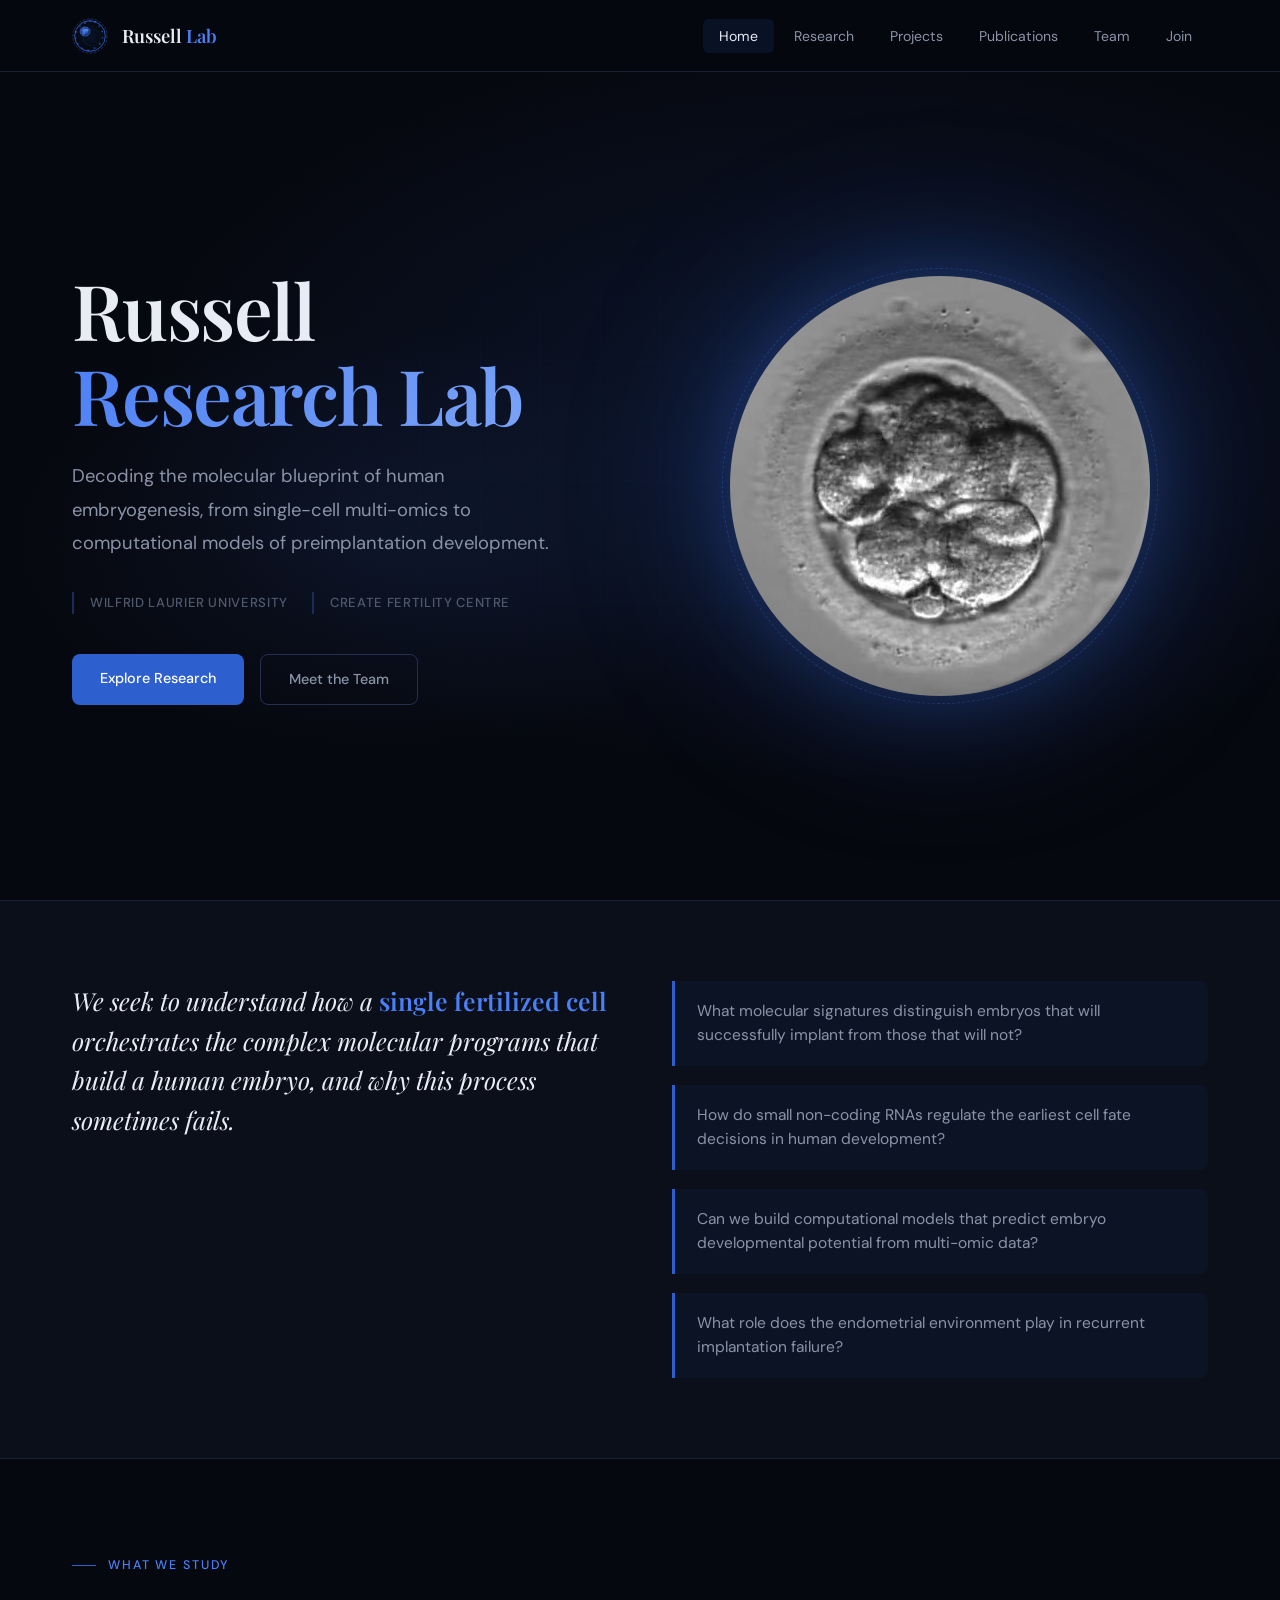
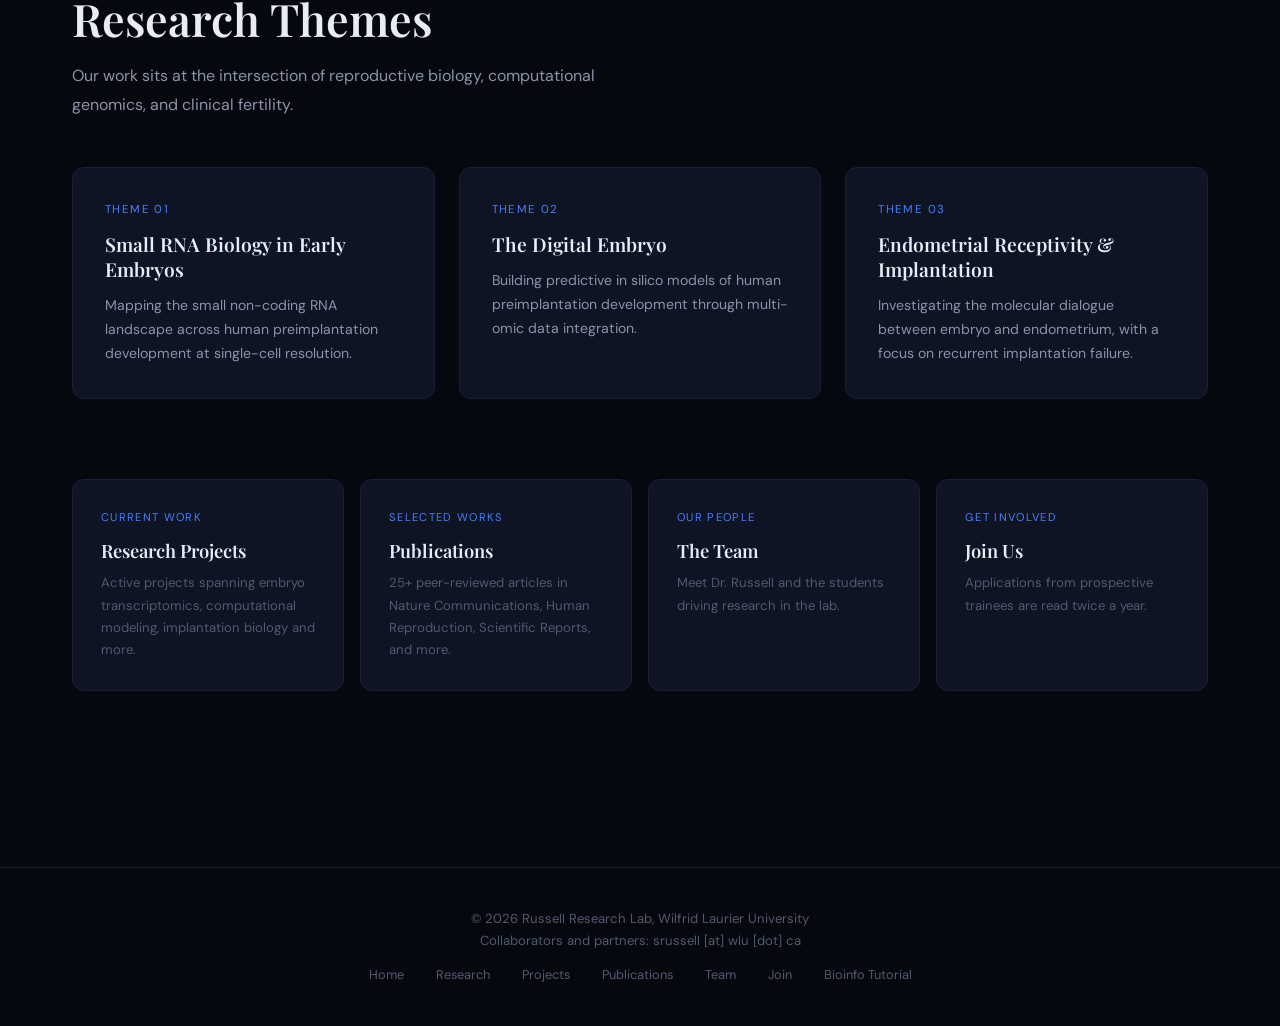
<file: index.html>
<!DOCTYPE html>
<html lang="en">
<head>
<meta charset="UTF-8">
<meta name="viewport" content="width=device-width, initial-scale=1.0">
<title>Russell Research Lab | Home</title>
<meta name="description" content="Russell Research Lab at Wilfrid Laurier University. Decoding the molecular blueprint of human embryogenesis through single-cell multi-omics and computational models of preimplantation development.">
<meta property="og:title" content="Russell Research Lab">
<meta property="og:description" content="Decoding the molecular blueprint of human embryogenesis.">
<meta property="og:type" content="website">
<meta property="og:image" content="https://russelllab.ca/images/project-digital-embryo.png">
<link rel="canonical" href="https://russelllab.ca/">
<link rel="icon" type="image/svg+xml" href="images/favicon.svg">
<link rel="stylesheet" href="https://fonts.googleapis.com/css2?family=DM+Sans:ital,opsz,wght@0,9..40,300;0,9..40,400;0,9..40,500;0,9..40,600;1,9..40,300;1,9..40,400&family=Playfair+Display:wght@400;500;600;700&display=swap">
<link rel="stylesheet" href="css/main.css">
<style>
/* ── HERO ── */
.hero { min-height: 100vh; display: flex; align-items: center; justify-content: center; position: relative; overflow: hidden; padding-top: var(--nav-height); }
.hero-bg { position: absolute; inset: 0; background: radial-gradient(ellipse 80% 60% at 65% 45%, rgba(45,95,206,0.15) 0%, transparent 70%), radial-gradient(ellipse 50% 40% at 30% 60%, rgba(75,127,245,0.08) 0%, transparent 60%); }
.hero-bg::after { content: ''; position: absolute; inset: 0; background-image: linear-gradient(rgba(45,95,206,0.03) 1px, transparent 1px), linear-gradient(90deg, rgba(45,95,206,0.03) 1px, transparent 1px); background-size: 60px 60px; mask-image: radial-gradient(ellipse 70% 60% at 50% 50%, black 20%, transparent 70%); }
.hero-content { position: relative; z-index: 1; max-width: var(--max-width); width: 100%; padding: 2rem; display: grid; grid-template-columns: 1fr 1fr; gap: 4rem; align-items: center; }
.hero-text h1 { font-family: var(--font-display); font-size: clamp(3rem, 6vw, 5rem); font-weight: 600; line-height: 1.1; letter-spacing: -0.02em; margin-bottom: 1.5rem; }
.hero-text h1 .accent { background: linear-gradient(135deg, var(--accent-light), #7ba4f7); -webkit-background-clip: text; -webkit-text-fill-color: transparent; background-clip: text; }
.hero-tagline { font-size: 1.15rem; color: var(--text-secondary); line-height: 1.8; max-width: 500px; margin-bottom: 2rem; }
.hero-affil { display: flex; align-items: center; gap: 1.5rem; margin-bottom: 2.5rem; }
.hero-affil-item { font-size: 0.82rem; color: var(--text-muted); letter-spacing: 0.05em; text-transform: uppercase; font-weight: 500; padding-left: 1rem; border-left: 2px solid var(--accent-subtle); }
.hero-btns { display: flex; gap: 1rem; flex-wrap: wrap; }
.hero-visual { display: flex; align-items: center; justify-content: center; }

/* Video wrapper: floats gently with a dashed orbital ring. */
.blasto-wrap {
  width: 420px; height: 420px;
  position: relative;
  animation: floatAnim 7s ease-in-out infinite;
  filter: drop-shadow(0 0 80px rgba(45,95,206,0.35)) drop-shadow(0 0 30px rgba(75,127,245,0.2));
}
.blasto-wrap::before {
  content: ''; position: absolute; inset: -8px;
  border-radius: 50%;
  border: 1.5px dashed rgba(75,127,245,0.25);
  animation: spinSlow 40s linear infinite;
}
@keyframes floatAnim { 0%, 100% { transform: translateY(0); } 50% { transform: translateY(-14px); } }
@keyframes spinSlow { to { transform: rotate(360deg); } }

/* ── MISSION STRIP ── */
.mission-strip { background: var(--bg-secondary); border-top: 1px solid var(--border); border-bottom: 1px solid var(--border); }
.mission-inner { max-width: var(--max-width); margin: 0 auto; padding: 5rem 2rem; display: grid; grid-template-columns: 1fr 1fr; gap: 4rem; align-items: start; }
.mission-statement { font-family: var(--font-display); font-size: 1.55rem; line-height: 1.6; font-style: italic; }
.mission-statement strong { color: var(--accent-light); font-style: normal; font-weight: 600; }
.mission-questions { display: flex; flex-direction: column; gap: 1.2rem; }
.mission-q { padding: 1.1rem 1.4rem; background: rgba(45,95,206,0.06); border-left: 3px solid var(--accent); border-radius: 0 8px 8px 0; font-size: 0.97rem; color: var(--text-secondary); line-height: 1.6; transition: all 0.3s ease; }
.mission-q:hover { background: rgba(45,95,206,0.1); color: var(--text-primary); transform: translateX(4px); }

/* ── SECTION ── */
.section { padding: 6rem 2rem; max-width: var(--max-width); margin: 0 auto; }
.section-title { font-family: var(--font-display); font-size: clamp(2rem, 4vw, 2.8rem); font-weight: 600; line-height: 1.2; margin-bottom: 1rem; }
.section-subtitle { color: var(--text-secondary); font-size: 1rem; max-width: 580px; line-height: 1.8; margin-bottom: 3rem; }

/* ── THEMES PREVIEW ── */
.themes-grid { display: grid; grid-template-columns: repeat(3, 1fr); gap: 1.5rem; margin-bottom: 2.5rem; }
.theme-card { background: var(--bg-card); border: 1px solid var(--border); border-radius: 12px; padding: 2rem; transition: all 0.35s ease; }
.theme-card:hover { background: var(--bg-card-hover); border-color: var(--border-light); transform: translateY(-4px); box-shadow: 0 12px 40px rgba(0,0,0,0.3); }
.theme-number { font-size: 0.72rem; color: var(--accent-light); letter-spacing: 0.12em; text-transform: uppercase; margin-bottom: 0.75rem; }
.theme-name { font-family: var(--font-display); font-size: 1.2rem; font-weight: 600; margin-bottom: 0.75rem; line-height: 1.3; }
.theme-desc { font-size: 0.88rem; color: var(--text-secondary); line-height: 1.7; }

/* ── QUICK LINKS ── */
.quick-links { display: grid; grid-template-columns: repeat(4, 1fr); gap: 1rem; margin-top: 5rem; }
.quick-link-card { display: block; background: var(--bg-card); border: 1px solid var(--border); border-radius: 12px; padding: 1.75rem; text-decoration: none; transition: all 0.3s ease; }
.quick-link-card:hover { border-color: var(--accent); transform: translateY(-3px); }
.ql-label { font-size: 0.7rem; letter-spacing: 0.12em; text-transform: uppercase; color: var(--accent-light); margin-bottom: 0.5rem; }
.ql-title { font-family: var(--font-display); font-size: 1.15rem; color: var(--text-primary); font-weight: 600; margin-bottom: 0.4rem; }
.ql-desc { font-size: 0.82rem; color: var(--text-muted); }

/* ── RESPONSIVE ── */
@media (max-width: 1024px) {
  .hero-content { grid-template-columns: 1fr; text-align: center; gap: 2rem; }
  .hero-affil, .hero-btns { justify-content: center; }
  .hero-visual { order: -1; }
  .blasto-wrap { width: 260px; height: 260px; }
  .blasto-wrap video { width: 260px !important; height: 260px !important; }
  .mission-inner { grid-template-columns: 1fr; gap: 2.5rem; }
  .themes-grid { grid-template-columns: 1fr 1fr; }
  .quick-links { grid-template-columns: 1fr 1fr; }
}
@media (max-width: 768px) {
  .themes-grid, .quick-links { grid-template-columns: 1fr; }
  .blasto-wrap { width: 220px; height: 220px; }
  .blasto-wrap video { width: 220px !important; height: 220px !important; }
  .hero-content { padding: 1.25rem; gap: 1.5rem; }
  .hero-text h1 { font-size: 2.8rem; }
  .hero-tagline { font-size: 1rem; }
}
</style>
</head>
<body>

<nav class="nav"><div class="nav-inner">
  <a href="index.html" class="nav-logo">
    <img src="images/nav-logo.svg" alt="" width="36" height="36">
    <div class="nav-logo-text">Russell <span>Lab</span></div>
  </a>
  <ul class="nav-links">
    <li><a href="index.html" class="active">Home</a></li>
    <li><a href="research.html">Research</a></li>
    <li><a href="projects.html">Projects</a></li>
    <li><a href="publications.html">Publications</a></li>
    <li><a href="team.html">Team</a></li>
    <li><a href="join.html">Join</a></li>
  </ul>
  <button class="mobile-toggle" onclick="document.querySelector('.nav-links').classList.toggle('show')">&#9776;</button>
</div></nav>

<header class="hero">
  <div class="hero-bg"></div>
  <div class="hero-content">
    <div class="hero-text">
      <h1 class="fade-in">Russell<br><span class="accent">Research Lab</span></h1>
      <p class="hero-tagline fade-in stagger-1">Decoding the molecular blueprint of human embryogenesis, from single-cell multi-omics to computational models of preimplantation development.</p>
      <div class="hero-affil fade-in stagger-2">
        <div class="hero-affil-item">Wilfrid Laurier University</div>
        <div class="hero-affil-item">CReATe Fertility Centre</div>
      </div>
      <div class="hero-btns fade-in stagger-3">
        <a href="research.html" class="btn btn-primary">Explore Research</a>
        <a href="team.html" class="btn btn-outline">Meet the Team</a>
      </div>
    </div>
    <div class="hero-visual fade-in stagger-2">
      <div class="blasto-wrap">
        <video autoplay muted loop playsinline preload="metadata" poster="images/embryo-real-timelapse-loop-v4-poster-2026.jpg"
          aria-label="real human preimplantation embryo time-lapse microscopy"
          style="width:420px;height:420px;object-fit:cover;border-radius:50%;">
          <source src="images/embryo-real-timelapse-loop-v4-2026.mp4" type="video/mp4">
        </video>
      </div>
    </div>
  </div>
</header>

<div class="mission-strip">
  <div class="mission-inner">
    <div class="fade-in">
      <p class="mission-statement">We seek to understand how a <strong>single fertilized cell</strong> orchestrates the complex molecular programs that build a human embryo, and why this process sometimes fails.</p>
    </div>
    <div class="mission-questions fade-in stagger-1">
      <div class="mission-q">What molecular signatures distinguish embryos that will successfully implant from those that will not?</div>
      <div class="mission-q">How do small non-coding RNAs regulate the earliest cell fate decisions in human development?</div>
      <div class="mission-q">Can we build computational models that predict embryo developmental potential from multi-omic data?</div>
      <div class="mission-q">What role does the endometrial environment play in recurrent implantation failure?</div>
    </div>
  </div>
</div>

<div class="section">
  <div class="section-label fade-in">What We Study</div>
  <h2 class="section-title fade-in">Research Themes</h2>
  <p class="section-subtitle fade-in stagger-1">Our work sits at the intersection of reproductive biology, computational genomics, and clinical fertility.</p>
  <div class="themes-grid">
    <div class="theme-card fade-in stagger-1">
      <div class="theme-number">Theme 01</div>
      <div class="theme-name">Small RNA Biology in Early Embryos</div>
      <p class="theme-desc">Mapping the small non-coding RNA landscape across human preimplantation development at single-cell resolution.</p>
    </div>
    <div class="theme-card fade-in stagger-2">
      <div class="theme-number">Theme 02</div>
      <div class="theme-name">The Digital Embryo</div>
      <p class="theme-desc">Building predictive in silico models of human preimplantation development through multi-omic data integration.</p>
    </div>
    <div class="theme-card fade-in stagger-3">
      <div class="theme-number">Theme 03</div>
      <div class="theme-name">Endometrial Receptivity &amp; Implantation</div>
      <p class="theme-desc">Investigating the molecular dialogue between embryo and endometrium, with a focus on recurrent implantation failure.</p>
    </div>
  </div>

  <div class="quick-links">
    <a href="projects.html" class="quick-link-card fade-in stagger-1">
      <div class="ql-label">Current Work</div>
      <div class="ql-title">Research Projects</div>
      <div class="ql-desc">Active projects spanning embryo transcriptomics, computational modeling, implantation biology and more.</div>
    </a>
    <a href="publications.html" class="quick-link-card fade-in stagger-2">
      <div class="ql-label">Selected Works</div>
      <div class="ql-title">Publications</div>
      <div class="ql-desc">25+ peer-reviewed articles in Nature Communications, Human Reproduction, Scientific Reports, and more.</div>
    </a>
    <a href="team.html" class="quick-link-card fade-in stagger-3">
      <div class="ql-label">Our People</div>
      <div class="ql-title">The Team</div>
      <div class="ql-desc">Meet Dr. Russell and the students driving research in the lab.</div>
    </a>
    <a href="join.html" class="quick-link-card fade-in stagger-3">
      <div class="ql-label">Get Involved</div>
      <div class="ql-title">Join Us</div>
      <div class="ql-desc">Applications from prospective trainees are read twice a year.</div>
    </a>
  </div>
</div>

<footer class="footer">
  <p class="footer-text">&copy; 2026 Russell Research Lab, Wilfrid Laurier University</p>
  <p class="footer-text">Collaborators and partners: srussell [at] wlu [dot] ca</p>
  <div class="footer-links">
    <a href="index.html">Home</a>
    <a href="research.html">Research</a>
    <a href="projects.html">Projects</a>
    <a href="publications.html">Publications</a>
    <a href="team.html">Team</a>
    <a href="join.html">Join</a>
    <a href="https://sjrussell.github.io/BioinfoCrashCourse/" target="_blank" rel="noopener">Bioinfo Tutorial</a>
  </div>
</footer>

<script>
const observer = new IntersectionObserver(e => e.forEach(x => { if (x.isIntersecting) x.target.classList.add('visible'); }), { threshold: 0.1, rootMargin: '0px 0px -50px 0px' });
document.querySelectorAll('.fade-in').forEach(el => observer.observe(el));
</script>
  <!-- Cloudflare Web Analytics -->
  <script defer src="https://static.cloudflareinsights.com/beacon.min.js" data-cf-beacon='{"token":"26238cd97ecc4aeba28c922edf13b883"}'></script>
  <!-- End Cloudflare Web Analytics -->
</body>
</html>
</file>
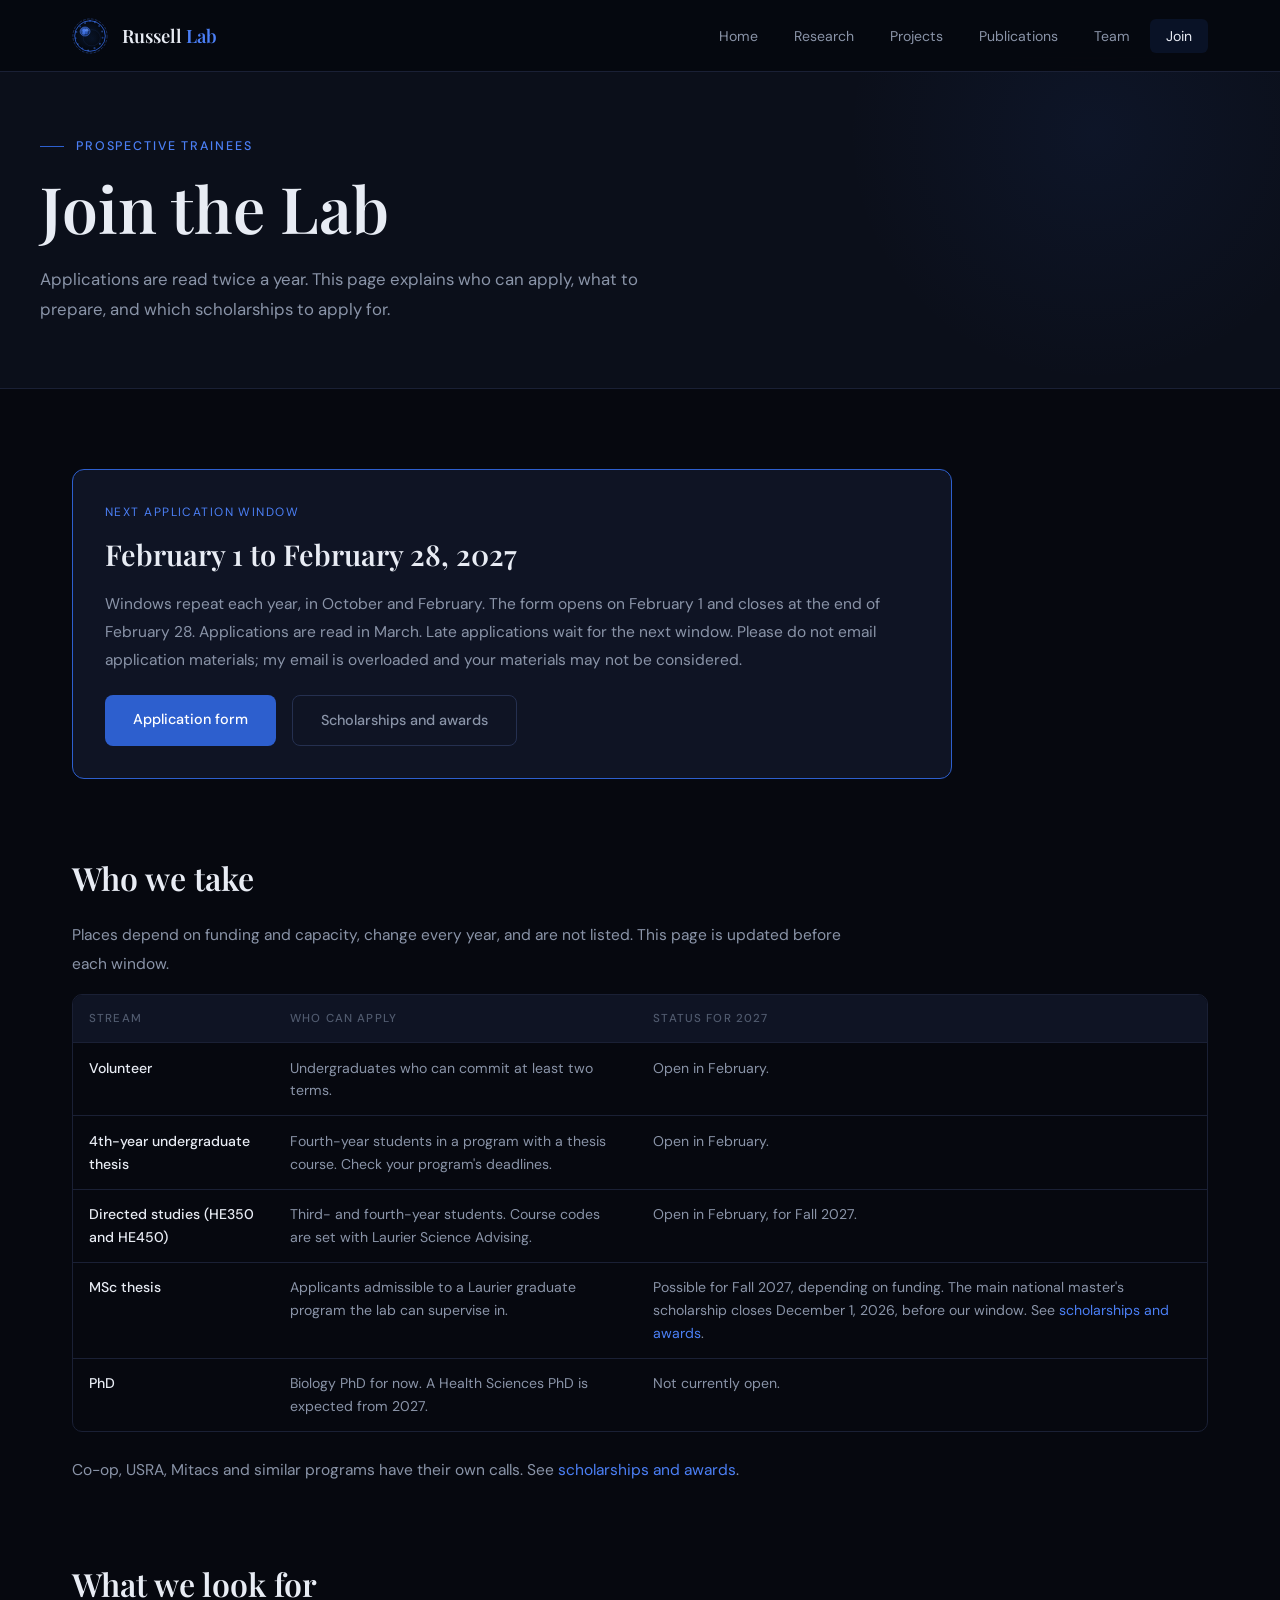
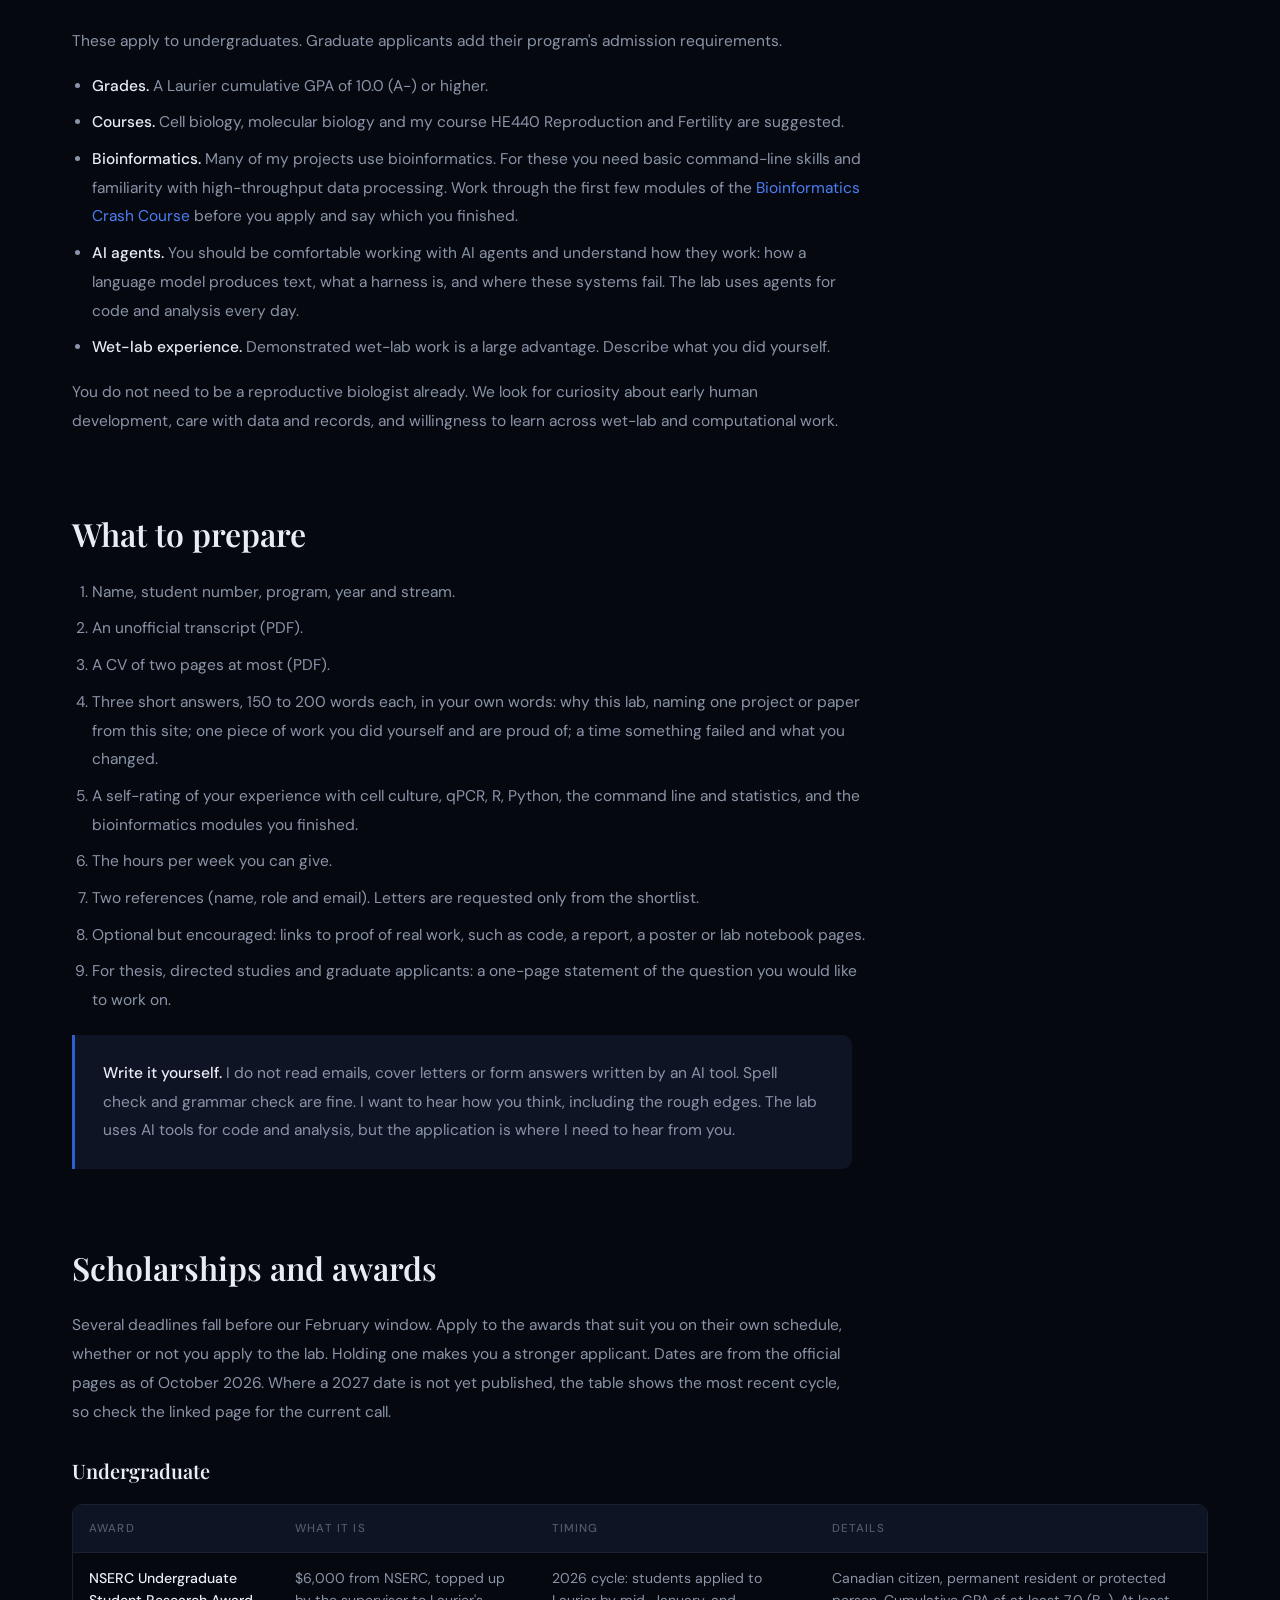
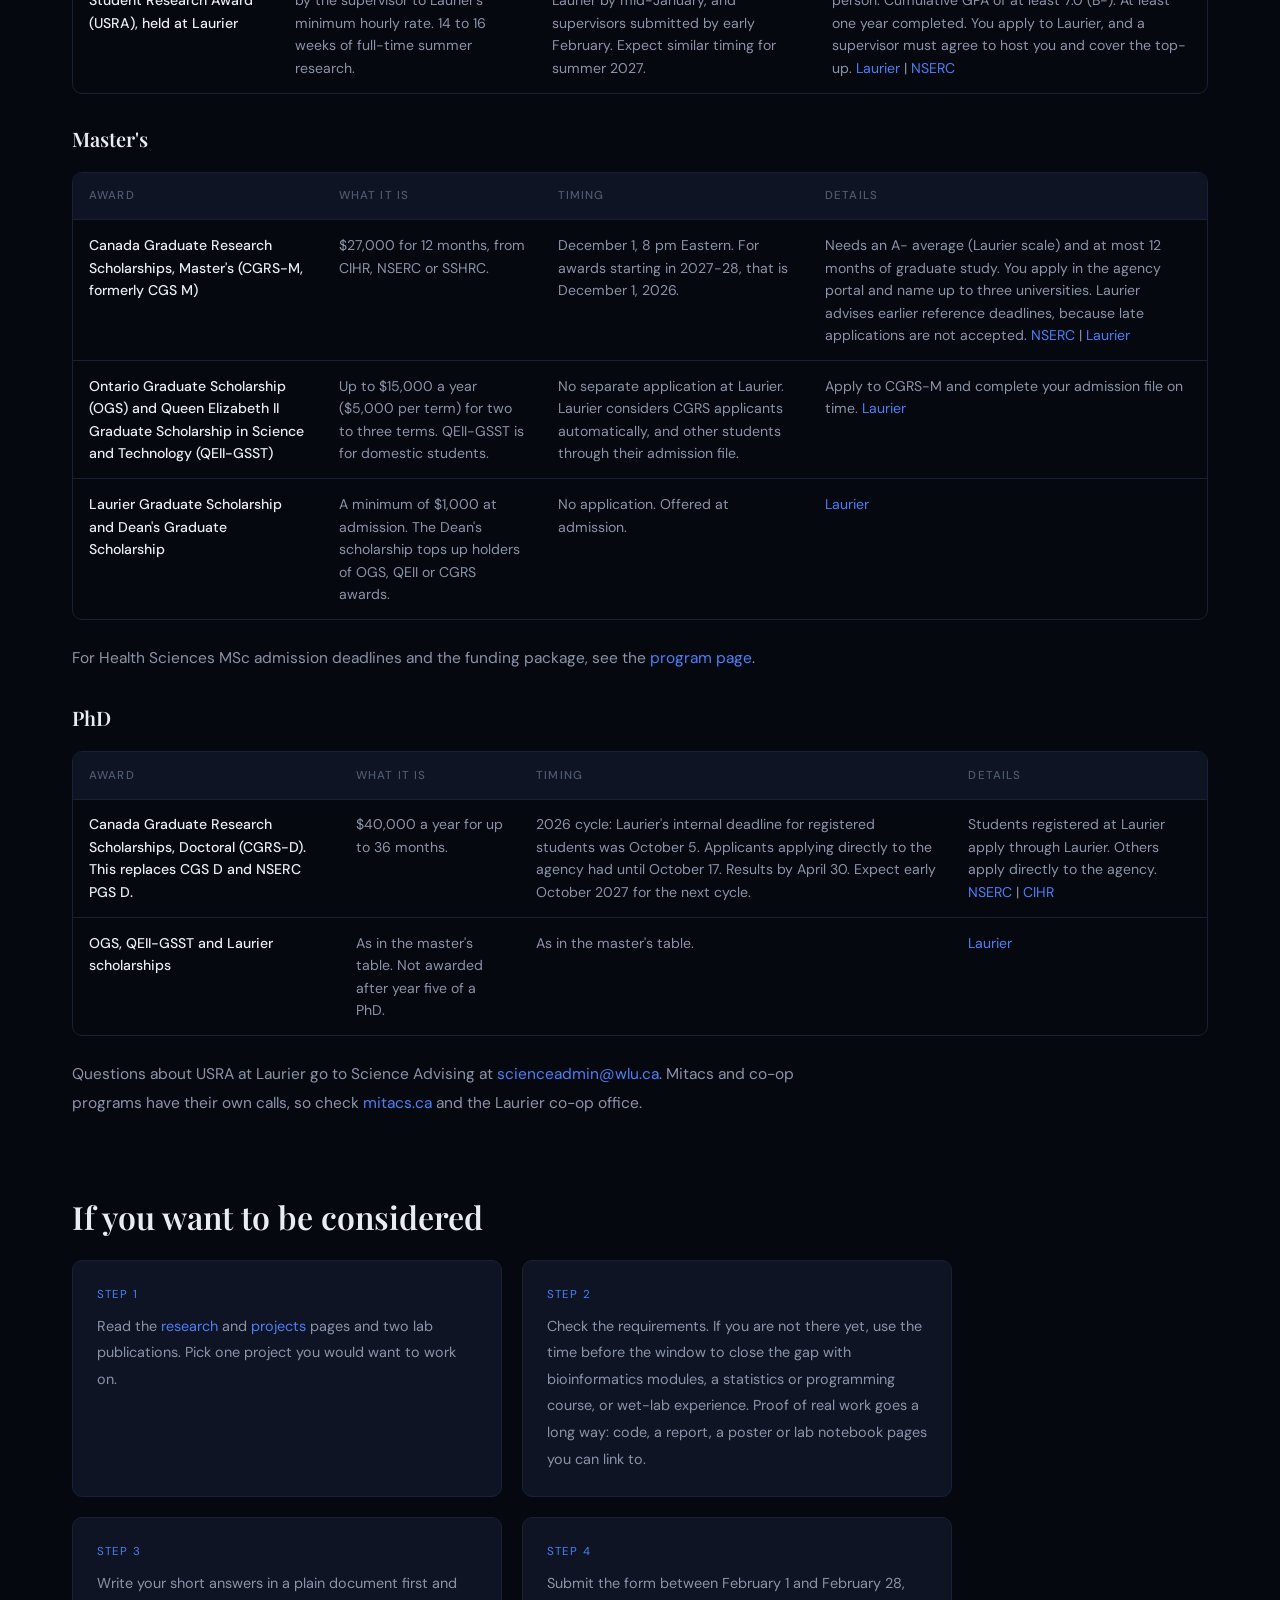
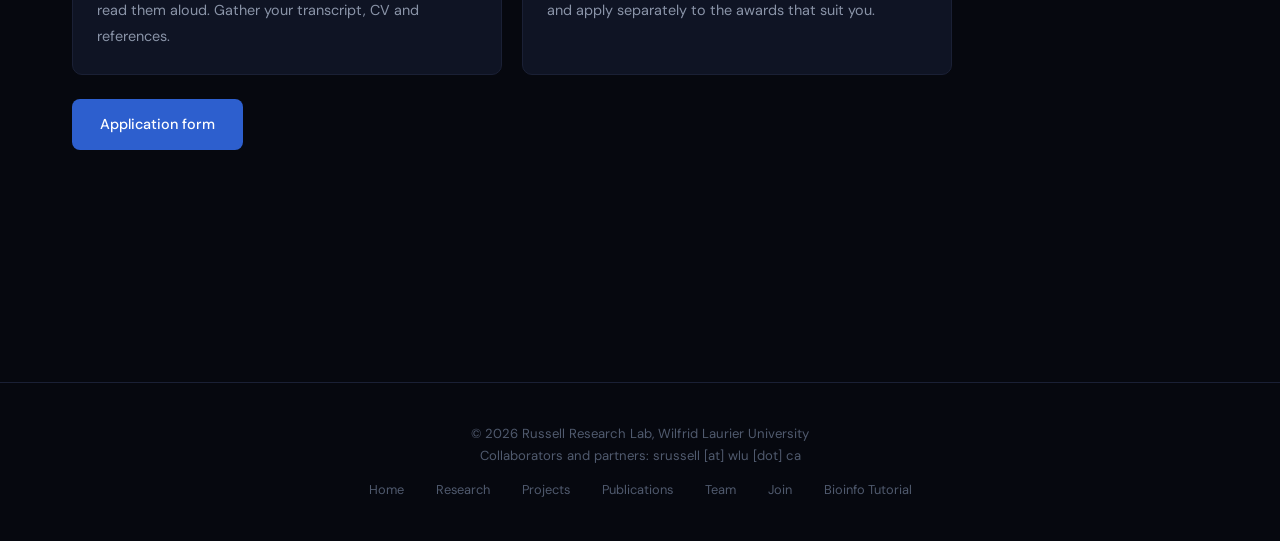
<file: join.html>
<!DOCTYPE html>
<html lang="en">
<head>
<meta charset="UTF-8">
<meta name="viewport" content="width=device-width, initial-scale=1.0">
<title>Join the Lab | Russell Research Lab</title>
<meta name="description" content="How to apply to the Russell Research Lab at Wilfrid Laurier University: application windows, who can apply, what to prepare, and funding opportunities.">
<meta property="og:title" content="Join the Lab | Russell Research Lab">
<meta property="og:description" content="Application windows, eligibility and funding opportunities for prospective trainees in the Russell Research Lab.">
<meta property="og:type" content="website">
<meta property="og:image" content="https://russelllab.ca/images/project-digital-embryo.png">
<link rel="canonical" href="https://russelllab.ca/join.html">
<link rel="icon" type="image/svg+xml" href="images/favicon.svg">
<link rel="stylesheet" href="https://fonts.googleapis.com/css2?family=DM+Sans:ital,opsz,wght@0,9..40,300;0,9..40,400;0,9..40,500;0,9..40,600;1,9..40,300;1,9..40,400&family=Playfair+Display:wght@400;500;600;700&display=swap">
<link rel="stylesheet" href="css/main.css">
<style>
.join-section{margin-bottom:4.5rem;}
.join-section h2{font-family:var(--font-display);font-size:2rem;font-weight:600;margin-bottom:1rem;}
.join-section h3{font-family:var(--font-display);font-size:1.25rem;font-weight:600;margin:1.75rem 0 0.5rem;}
.join-section p,.join-section li{color:var(--text-secondary);font-size:0.97rem;line-height:1.85;}
.join-section p{max-width:780px;margin-bottom:1rem;}
.join-section ul,.join-section ol{max-width:780px;margin:0 0 1rem 1.25rem;}
.join-section li{margin-bottom:0.5rem;}
.join-section a{color:var(--accent-light);text-decoration:none;}
.join-section a:hover{text-decoration:underline;}
.join-section strong{color:var(--text-primary);font-weight:500;}
.window-card{padding:2rem;background:var(--bg-card);border:1px solid var(--accent);border-radius:12px;margin-bottom:4.5rem;max-width:880px;}
.window-card .win-label{font-size:0.75rem;letter-spacing:0.12em;text-transform:uppercase;color:var(--accent-light);margin-bottom:0.5rem;}
.window-card .win-dates{font-family:var(--font-display);font-size:1.8rem;font-weight:600;margin-bottom:0.75rem;}
.window-card p{color:var(--text-secondary);font-size:0.97rem;line-height:1.8;margin-bottom:1.25rem;}
.btn-row{display:flex;gap:1rem;flex-wrap:wrap;}
.table-wrap{overflow-x:auto;margin:1rem 0 1.5rem;border:1px solid var(--border);border-radius:10px;}
table.join-table{width:100%;border-collapse:collapse;font-size:0.88rem;min-width:640px;}
.join-table th{text-align:left;padding:0.85rem 1rem;background:var(--bg-card);color:var(--text-muted);font-size:0.72rem;letter-spacing:0.1em;text-transform:uppercase;font-weight:500;border-bottom:1px solid var(--border);}
.join-table td{padding:0.85rem 1rem;color:var(--text-secondary);border-bottom:1px solid var(--border);vertical-align:top;line-height:1.6;}
.join-table tr:last-child td{border-bottom:none;}
.join-table td:first-child{color:var(--text-primary);font-weight:500;}
.note-card{padding:1.5rem 1.75rem;background:var(--bg-card);border-left:3px solid var(--accent);border-radius:0 10px 10px 0;max-width:780px;margin:1.25rem 0 1.5rem;}
.note-card p{margin:0;}
.step-grid{display:grid;grid-template-columns:repeat(2,1fr);gap:1.25rem;max-width:880px;}
.step-card{background:var(--bg-card);border:1px solid var(--border);border-radius:10px;padding:1.5rem;}
.step-card .seek-label{font-size:0.72rem;letter-spacing:0.1em;text-transform:uppercase;color:var(--accent-light);margin-bottom:0.5rem;}
.step-card p{margin:0;font-size:0.9rem;}
@media (max-width:768px){.step-grid{grid-template-columns:1fr}}
</style>
</head>
<body>
<nav class="nav"><div class="nav-inner">
  <a href="index.html" class="nav-logo">
    <img src="images/nav-logo.svg" alt="" width="36" height="36">
    <div class="nav-logo-text">Russell <span>Lab</span></div>
  </a>
  <ul class="nav-links">
    <li><a href="index.html">Home</a></li>
    <li><a href="research.html">Research</a></li>
    <li><a href="projects.html">Projects</a></li>
    <li><a href="publications.html">Publications</a></li>
    <li><a href="team.html">Team</a></li>
    <li><a href="join.html" class="active">Join</a></li>
  </ul>
  <button class="mobile-toggle" onclick="document.querySelector('.nav-links').classList.toggle('show')">&#9776;</button>
</div></nav>

<div class="page-header"><div class="page-header-inner">
  <div class="section-label">Prospective Trainees</div>
  <h1 class="page-title">Join the Lab</h1>
  <p class="page-subtitle">Applications are read twice a year. This page explains who can apply, what to prepare, and which scholarships to apply for.</p>
</div></div>

<main class="main">

  <div class="window-card fade-in">
    <div class="win-label">Next application window</div>
    <div class="win-dates">February 1 to February 28, 2027</div>
    <p>Windows repeat each year, in October and February. The form opens on February 1 and closes at the end of February 28. Applications are read in March. Late applications wait for the next window. Please do not email application materials; my email is overloaded and your materials may not be considered.</p>
    <div class="btn-row">
      <a href="https://wlu.ca1.qualtrics.com/jfe/form/SV_9HKYDGfhTnO0XWK" target="_blank" rel="noopener" class="btn btn-primary">Application form</a>
      <a href="#funding" class="btn btn-outline">Scholarships and awards</a>
    </div>
  </div>

  <section class="join-section fade-in" id="streams">
    <h2>Who we take</h2>
    <p>Places depend on funding and capacity, change every year, and are not listed. This page is updated before each window.</p>
    <div class="table-wrap"><table class="join-table">
      <thead><tr><th>Stream</th><th>Who can apply</th><th>Status for 2027</th></tr></thead>
      <tbody>
        <tr><td>Volunteer</td><td>Undergraduates who can commit at least two terms.</td><td>Open in February.</td></tr>
        <tr><td>4th-year undergraduate thesis</td><td>Fourth-year students in a program with a thesis course. Check your program's deadlines.</td><td>Open in February.</td></tr>
        <tr><td>Directed studies (HE350 and HE450)</td><td>Third- and fourth-year students. Course codes are set with Laurier Science Advising.</td><td>Open in February, for Fall 2027.</td></tr>
        <tr><td>MSc thesis</td><td>Applicants admissible to a Laurier graduate program the lab can supervise in.</td><td>Possible for Fall 2027, depending on funding. The main national master's scholarship closes December 1, 2026, before our window. See <a href="#funding">scholarships and awards</a>.</td></tr>
        <tr><td>PhD</td><td>Biology PhD for now. A Health Sciences PhD is expected from 2027.</td><td>Not currently open.</td></tr>
      </tbody>
    </table></div>
    <p>Co-op, USRA, Mitacs and similar programs have their own calls. See <a href="#funding">scholarships and awards</a>.</p>
  </section>

  <section class="join-section fade-in" id="requirements">
    <h2>What we look for</h2>
    <p>These apply to undergraduates. Graduate applicants add their program's admission requirements.</p>
    <ul>
      <li><strong>Grades.</strong> A Laurier cumulative GPA of 10.0 (A-) or higher.</li>
      <li><strong>Courses.</strong> Cell biology, molecular biology and my course HE440 Reproduction and Fertility are suggested.</li>
      <li><strong>Bioinformatics.</strong> Many of my projects use bioinformatics. For these you need basic command-line skills and familiarity with high-throughput data processing. Work through the first few modules of the <a href="https://sjrussell.github.io/BioinfoCrashCourse/" target="_blank" rel="noopener">Bioinformatics Crash Course</a> before you apply and say which you finished.</li>
      <li><strong>AI agents.</strong> You should be comfortable working with AI agents and understand how they work: how a language model produces text, what a harness is, and where these systems fail. The lab uses agents for code and analysis every day.</li>
      <li><strong>Wet-lab experience.</strong> Demonstrated wet-lab work is a large advantage. Describe what you did yourself.</li>
    </ul>
    <p>You do not need to be a reproductive biologist already. We look for curiosity about early human development, care with data and records, and willingness to learn across wet-lab and computational work.</p>
  </section>

  <section class="join-section fade-in" id="prepare">
    <h2>What to prepare</h2>
    <ol>
      <li>Name, student number, program, year and stream.</li>
      <li>An unofficial transcript (PDF).</li>
      <li>A CV of two pages at most (PDF).</li>
      <li>Three short answers, 150 to 200 words each, in your own words: why this lab, naming one project or paper from this site; one piece of work you did yourself and are proud of; a time something failed and what you changed.</li>
      <li>A self-rating of your experience with cell culture, qPCR, R, Python, the command line and statistics, and the bioinformatics modules you finished.</li>
      <li>The hours per week you can give.</li>
      <li>Two references (name, role and email). Letters are requested only from the shortlist.</li>
      <li>Optional but encouraged: links to proof of real work, such as code, a report, a poster or lab notebook pages.</li>
      <li>For thesis, directed studies and graduate applicants: a one-page statement of the question you would like to work on.</li>
    </ol>
    <div class="note-card"><p><strong>Write it yourself.</strong> I do not read emails, cover letters or form answers written by an AI tool. Spell check and grammar check are fine. I want to hear how you think, including the rough edges. The lab uses AI tools for code and analysis, but the application is where I need to hear from you.</p></div>
  </section>

  <section class="join-section fade-in" id="funding">
    <h2>Scholarships and awards</h2>
    <p>Several deadlines fall before our February window. Apply to the awards that suit you on their own schedule, whether or not you apply to the lab. Holding one makes you a stronger applicant. Dates are from the official pages as of October 2026. Where a 2027 date is not yet published, the table shows the most recent cycle, so check the linked page for the current call.</p>

    <h3>Undergraduate</h3>
    <div class="table-wrap"><table class="join-table">
      <thead><tr><th>Award</th><th>What it is</th><th>Timing</th><th>Details</th></tr></thead>
      <tbody>
        <tr><td>NSERC Undergraduate Student Research Award (USRA), held at Laurier</td><td>$6,000 from NSERC, topped up by the supervisor to Laurier's minimum hourly rate. 14 to 16 weeks of full-time summer research.</td><td>2026 cycle: students applied to Laurier by mid-January, and supervisors submitted by early February. Expect similar timing for summer 2027.</td><td>Canadian citizen, permanent resident or protected person. Cumulative GPA of at least 7.0 (B-). At least one year completed. You apply to Laurier, and a supervisor must agree to host you and cover the top-up. <a href="https://students.wlu.ca/academics/research/get-involved/undergraduate-student-research-award.html" target="_blank" rel="noopener">Laurier</a> | <a href="https://nserc-crsng.canada.ca/en/funding-opportunity/undergraduate-student-research-awards" target="_blank" rel="noopener">NSERC</a></td></tr>
      </tbody>
    </table></div>

    <h3>Master's</h3>
    <div class="table-wrap"><table class="join-table">
      <thead><tr><th>Award</th><th>What it is</th><th>Timing</th><th>Details</th></tr></thead>
      <tbody>
        <tr><td>Canada Graduate Research Scholarships, Master's (CGRS-M, formerly CGS M)</td><td>$27,000 for 12 months, from CIHR, NSERC or SSHRC.</td><td>December 1, 8 pm Eastern. For awards starting in 2027-28, that is December 1, 2026.</td><td>Needs an A- average (Laurier scale) and at most 12 months of graduate study. You apply in the agency portal and name up to three universities. Laurier advises earlier reference deadlines, because late applications are not accepted. <a href="https://nserc-crsng.canada.ca/en/funding-opportunity/canada-graduate-research-scholarship-masters-program" target="_blank" rel="noopener">NSERC</a> | <a href="https://students.wlu.ca/registration-and-finances/graduate-funding-and-awards/external-funding.html" target="_blank" rel="noopener">Laurier</a></td></tr>
        <tr><td>Ontario Graduate Scholarship (OGS) and Queen Elizabeth II Graduate Scholarship in Science and Technology (QEII-GSST)</td><td>Up to $15,000 a year ($5,000 per term) for two to three terms. QEII-GSST is for domestic students.</td><td>No separate application at Laurier. Laurier considers CGRS applicants automatically, and other students through their admission file.</td><td>Apply to CGRS-M and complete your admission file on time. <a href="https://students.wlu.ca/registration-and-finances/graduate-funding-and-awards/external-funding.html" target="_blank" rel="noopener">Laurier</a></td></tr>
        <tr><td>Laurier Graduate Scholarship and Dean's Graduate Scholarship</td><td>A minimum of $1,000 at admission. The Dean's scholarship tops up holders of OGS, QEII or CGRS awards.</td><td>No application. Offered at admission.</td><td><a href="https://students.wlu.ca/registration-and-finances/graduate-funding-and-awards/internal-scholarships.html" target="_blank" rel="noopener">Laurier</a></td></tr>
      </tbody>
    </table></div>
    <p>For Health Sciences MSc admission deadlines and the funding package, see the <a href="https://www.wlu.ca/programs/science/graduate/health-sciences-msc/index.html" target="_blank" rel="noopener">program page</a>.</p>

    <h3>PhD</h3>
    <div class="table-wrap"><table class="join-table">
      <thead><tr><th>Award</th><th>What it is</th><th>Timing</th><th>Details</th></tr></thead>
      <tbody>
        <tr><td>Canada Graduate Research Scholarships, Doctoral (CGRS-D). This replaces CGS D and NSERC PGS D.</td><td>$40,000 a year for up to 36 months.</td><td>2026 cycle: Laurier's internal deadline for registered students was October 5. Applicants applying directly to the agency had until October 17. Results by April 30. Expect early October 2027 for the next cycle.</td><td>Students registered at Laurier apply through Laurier. Others apply directly to the agency. <a href="https://nserc-crsng.canada.ca/en/funding-opportunity/canada-graduate-research-scholarship-doctoral-program" target="_blank" rel="noopener">NSERC</a> | <a href="https://cihr-irsc.gc.ca/e/54351.html" target="_blank" rel="noopener">CIHR</a></td></tr>
        <tr><td>OGS, QEII-GSST and Laurier scholarships</td><td>As in the master's table. Not awarded after year five of a PhD.</td><td>As in the master's table.</td><td><a href="https://students.wlu.ca/registration-and-finances/graduate-funding-and-awards/external-funding.html" target="_blank" rel="noopener">Laurier</a></td></tr>
      </tbody>
    </table></div>
    <p>Questions about USRA at Laurier go to Science Advising at <a href="mailto:scienceadmin@wlu.ca">scienceadmin@wlu.ca</a>. Mitacs and co-op programs have their own calls, so check <a href="https://www.mitacs.ca" target="_blank" rel="noopener">mitacs.ca</a> and the Laurier co-op office.</p>
  </section>

  <section class="join-section fade-in" id="apply">
    <h2>If you want to be considered</h2>
    <div class="step-grid">
      <div class="step-card"><div class="seek-label">Step 1</div><p>Read the <a href="research.html">research</a> and <a href="projects.html">projects</a> pages and two lab publications. Pick one project you would want to work on.</p></div>
      <div class="step-card"><div class="seek-label">Step 2</div><p>Check the requirements. If you are not there yet, use the time before the window to close the gap with bioinformatics modules, a statistics or programming course, or wet-lab experience. Proof of real work goes a long way: code, a report, a poster or lab notebook pages you can link to.</p></div>
      <div class="step-card"><div class="seek-label">Step 3</div><p>Write your short answers in a plain document first and read them aloud. Gather your transcript, CV and references.</p></div>
      <div class="step-card"><div class="seek-label">Step 4</div><p>Submit the form between February 1 and February 28, and apply separately to the awards that suit you.</p></div>
    </div>
    <p style="margin-top:1.5rem;"><a href="https://wlu.ca1.qualtrics.com/jfe/form/SV_9HKYDGfhTnO0XWK" target="_blank" rel="noopener" class="btn btn-primary" style="color:white;text-decoration:none;">Application form</a></p>
  </section>

</main>

<footer class="footer">
  <p class="footer-text">&copy; 2026 Russell Research Lab, Wilfrid Laurier University</p>
  <p class="footer-text">Collaborators and partners: srussell [at] wlu [dot] ca</p>
  <div class="footer-links">
    <a href="index.html">Home</a>
    <a href="research.html">Research</a>
    <a href="projects.html">Projects</a>
    <a href="publications.html">Publications</a>
    <a href="team.html">Team</a>
    <a href="join.html">Join</a>
    <a href="https://sjrussell.github.io/BioinfoCrashCourse/" target="_blank" rel="noopener">Bioinfo Tutorial</a>
  </div>
</footer>
<script>
const observer = new IntersectionObserver(e => e.forEach(x => { if (x.isIntersecting) x.target.classList.add('visible'); }), { threshold: 0.1, rootMargin: '0px 0px -50px 0px' });
document.querySelectorAll('.fade-in').forEach(el => observer.observe(el));
</script>
  <!-- Cloudflare Web Analytics -->
  <script defer src="https://static.cloudflareinsights.com/beacon.min.js" data-cf-beacon='{"token":"26238cd97ecc4aeba28c922edf13b883"}'></script>
  <!-- End Cloudflare Web Analytics -->
</body>
</html>
</file>
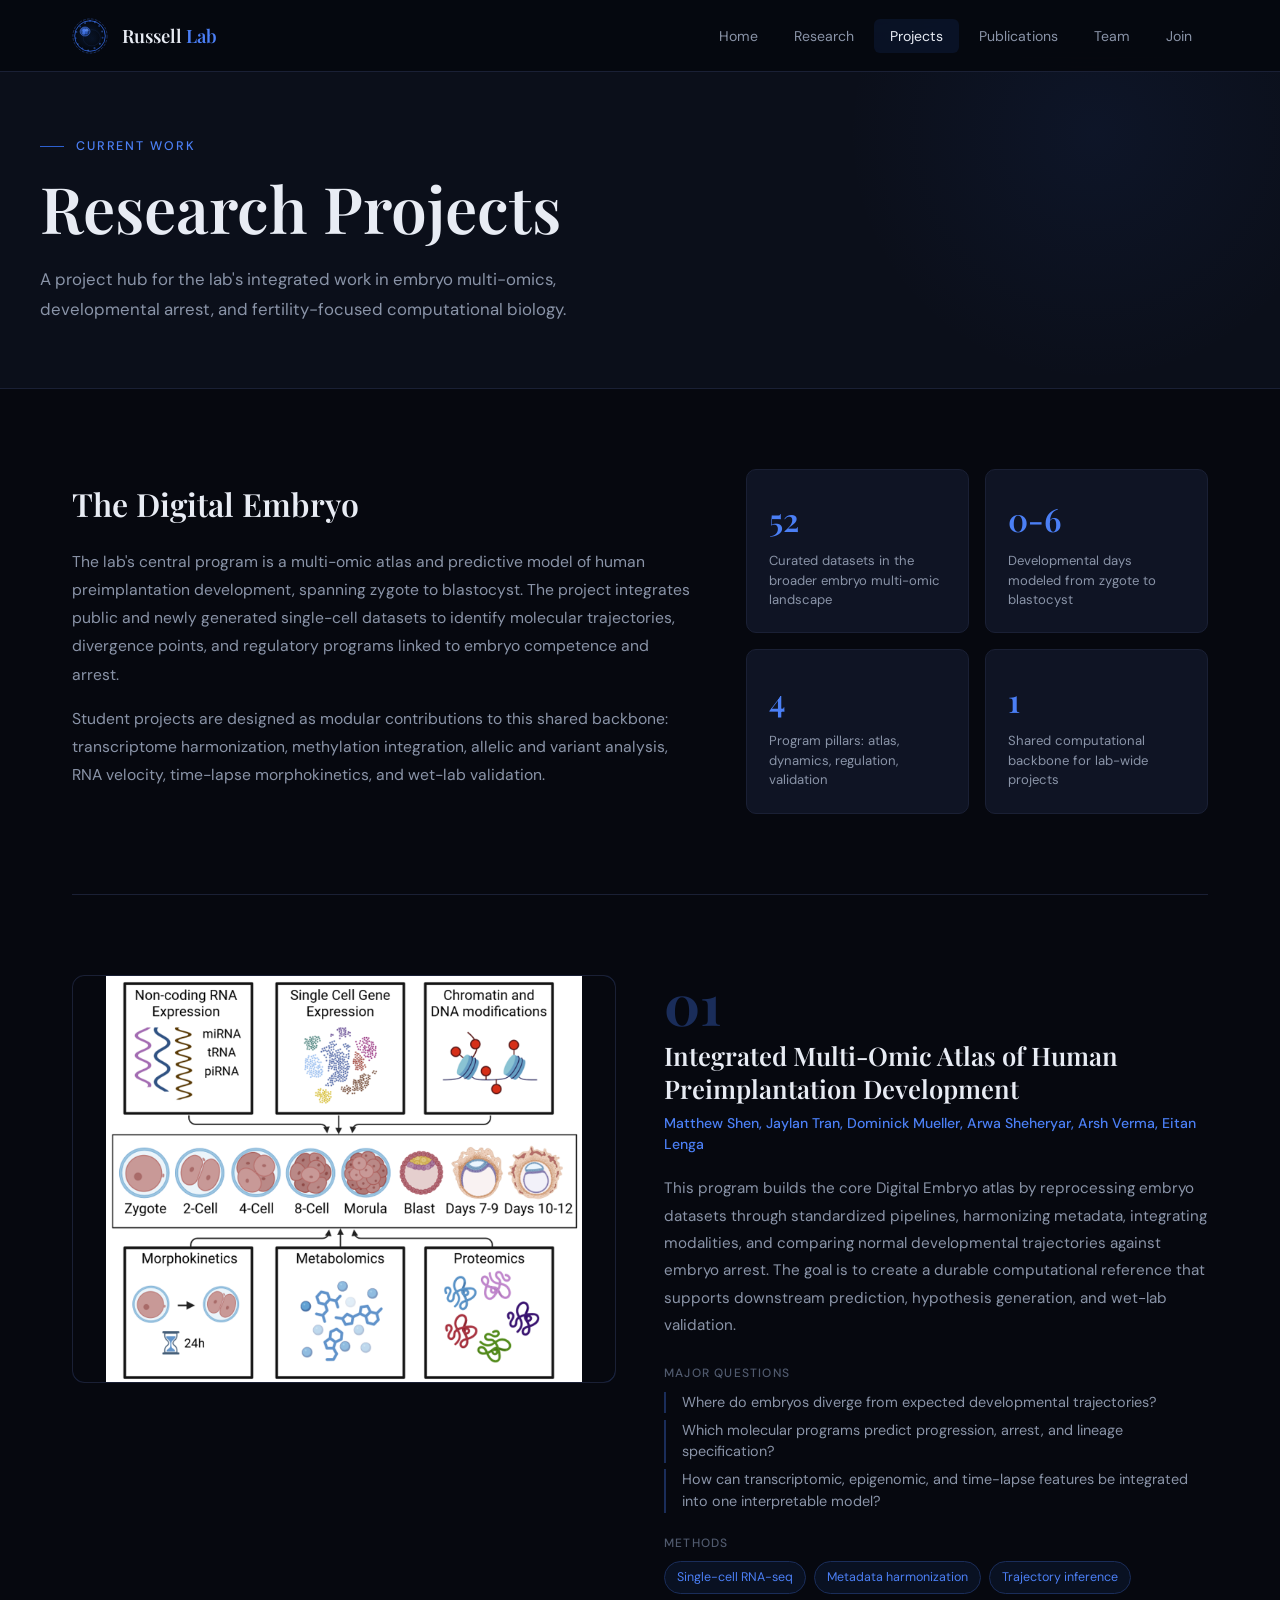
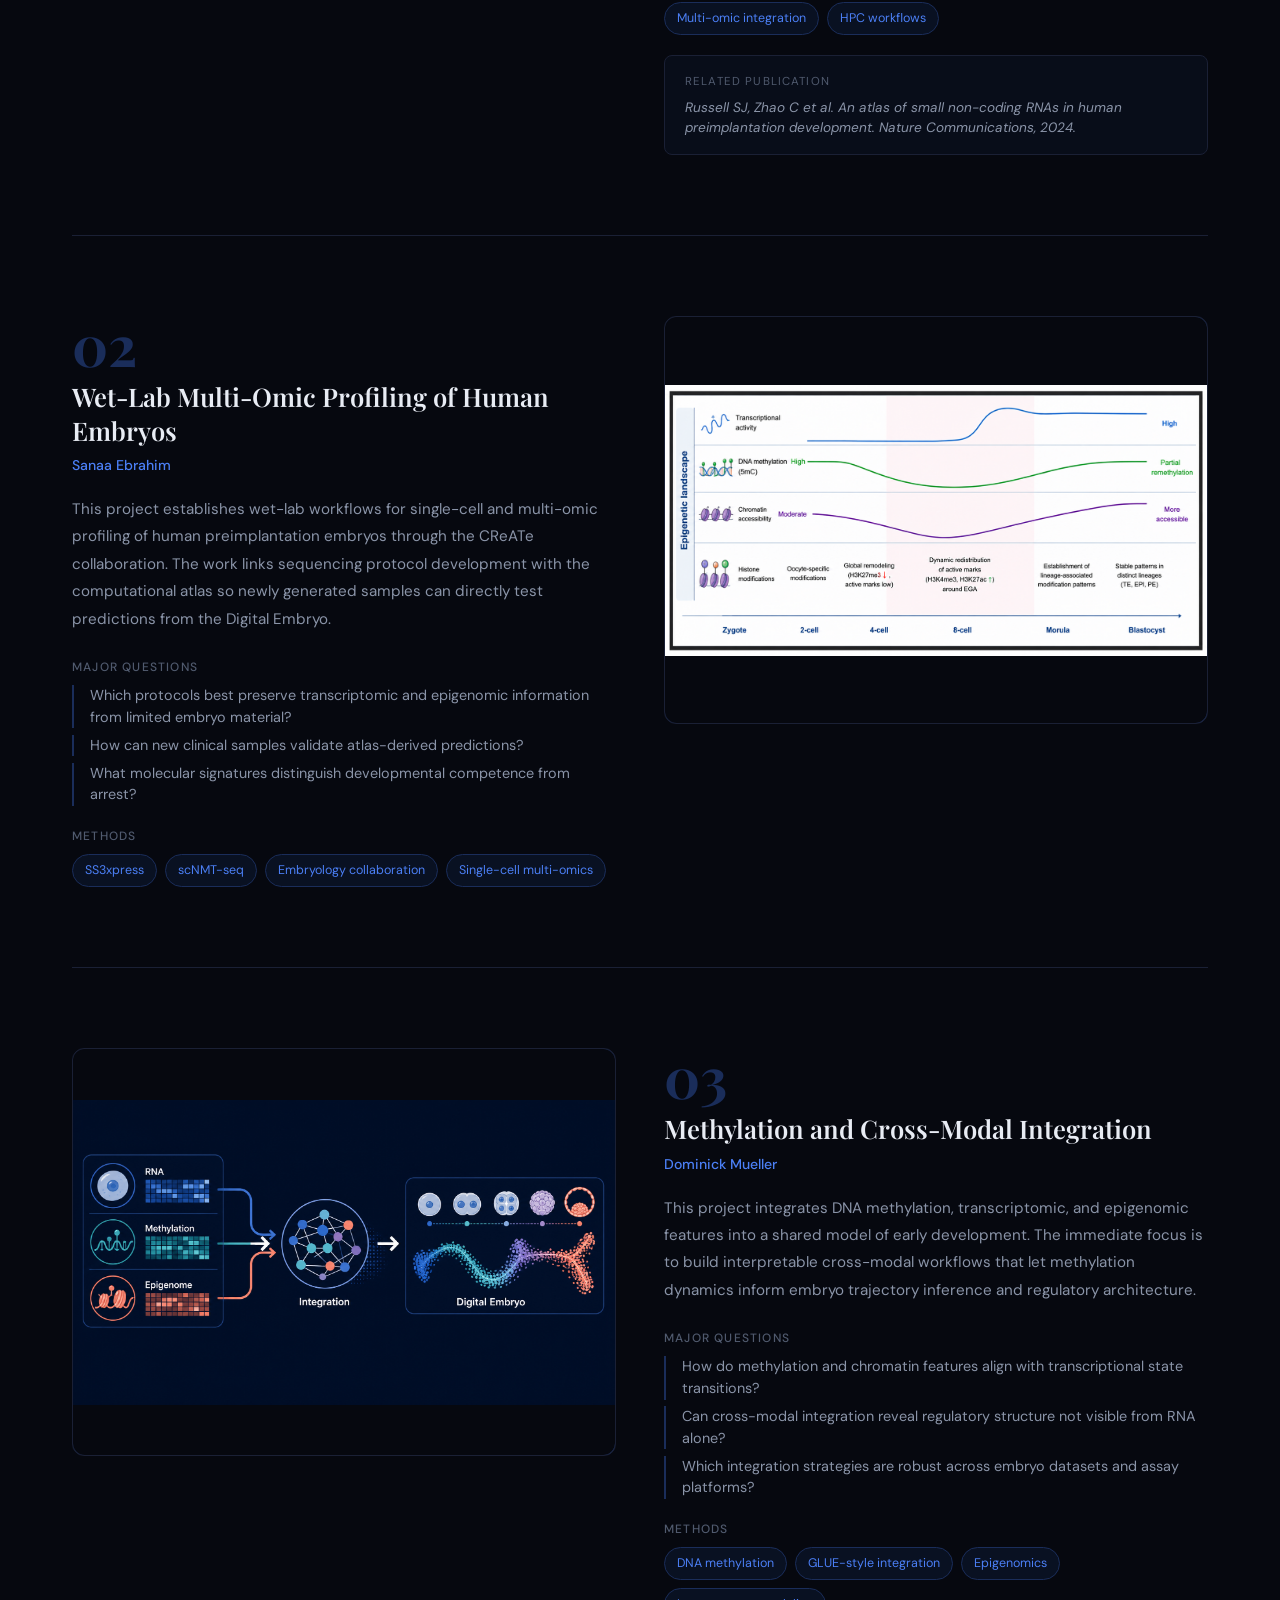
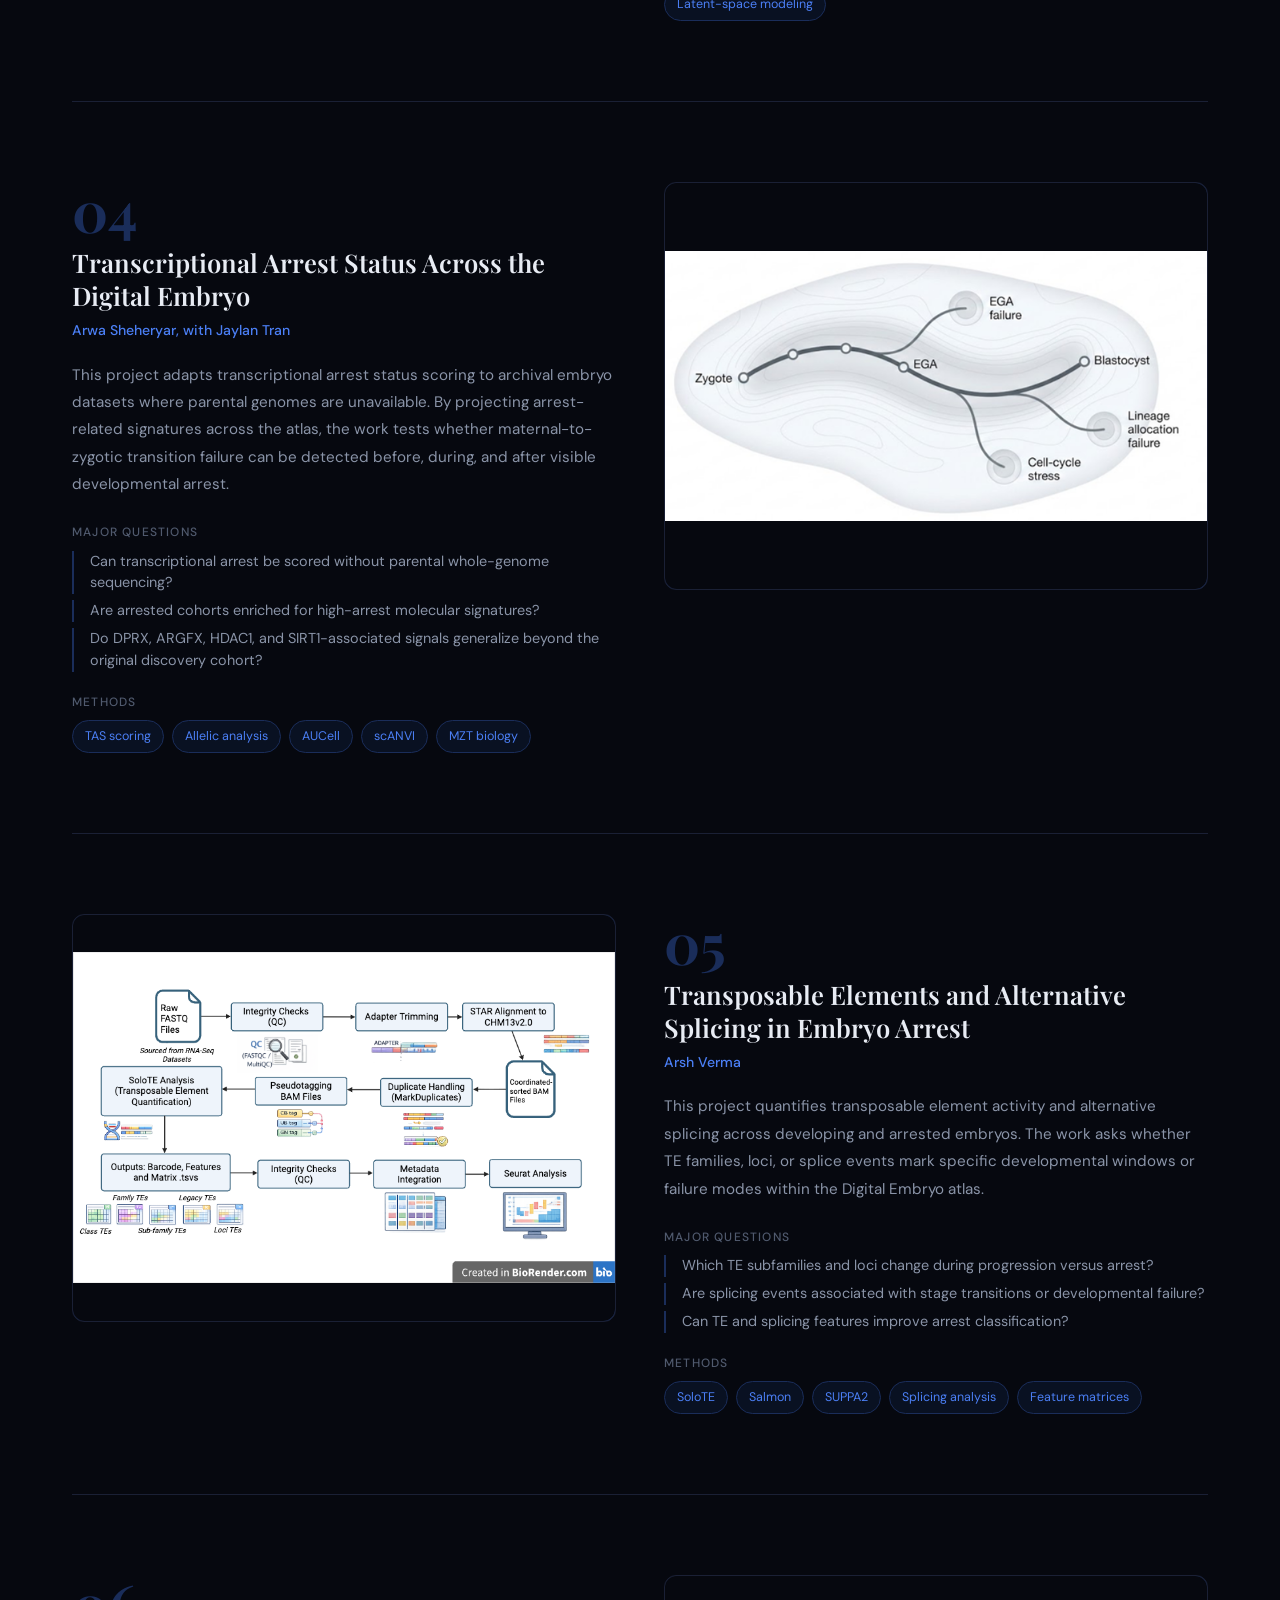
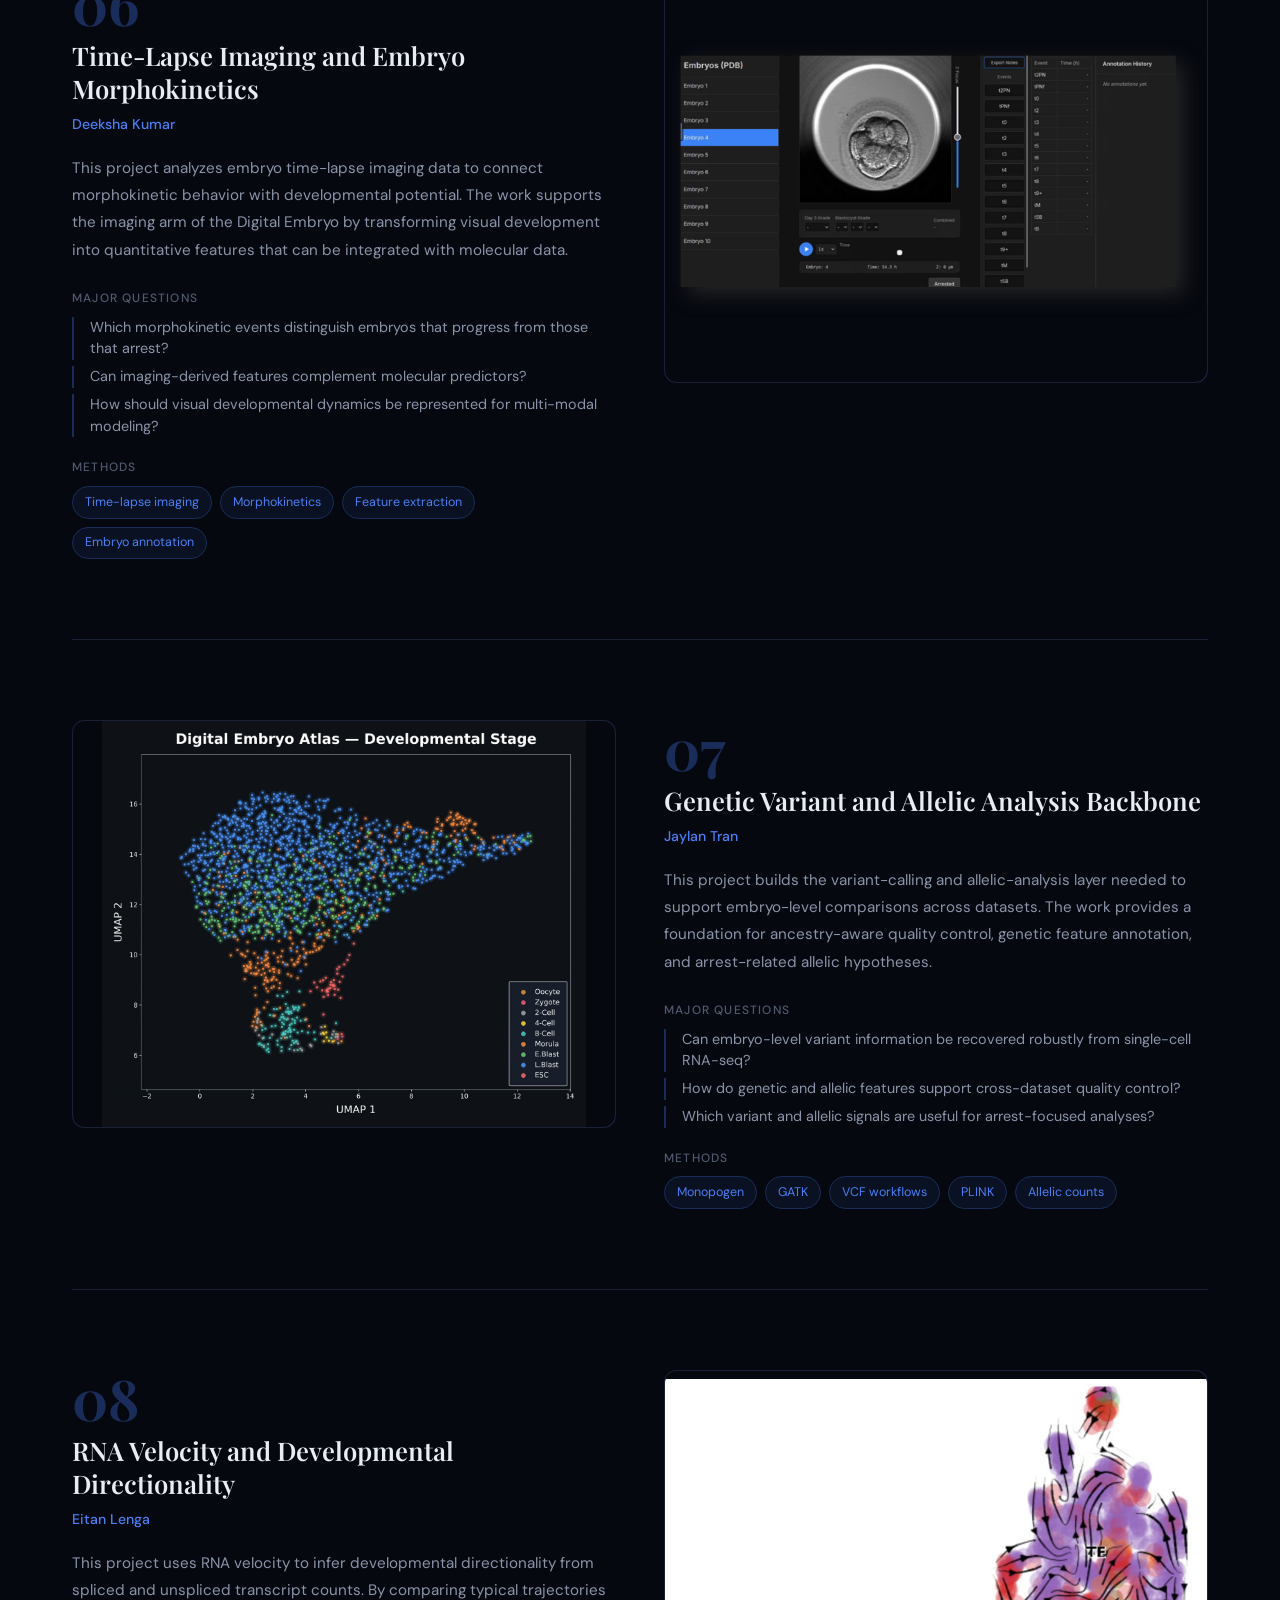
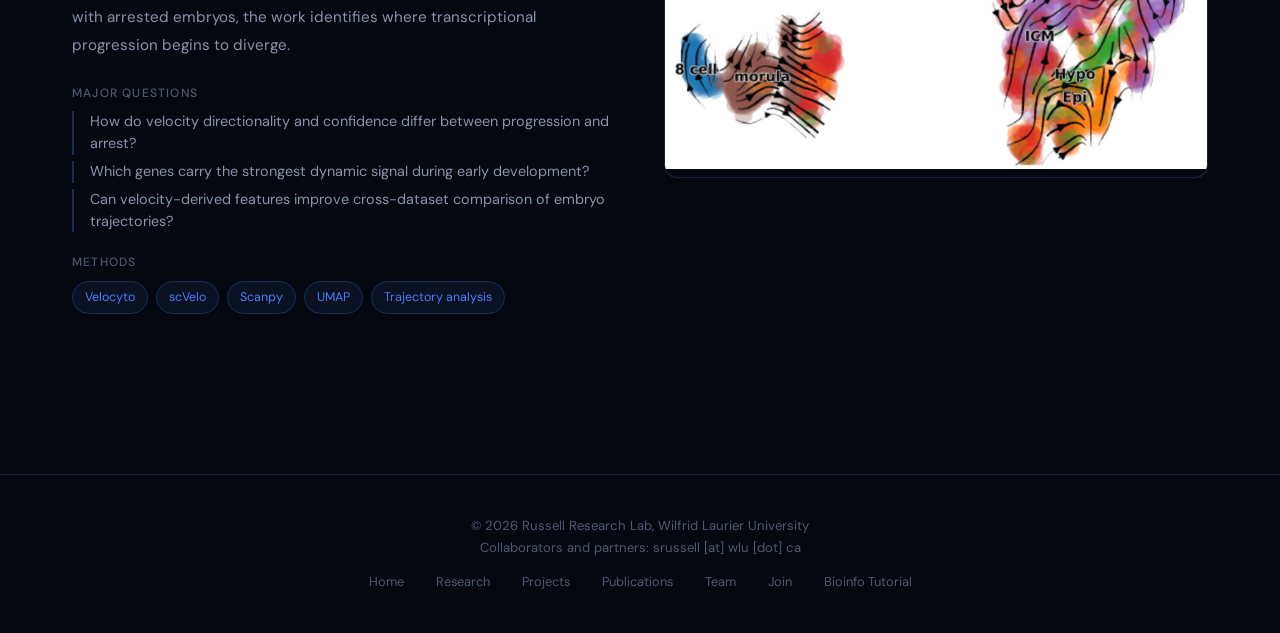
<file: projects.html>
<!DOCTYPE html>
<html lang="en">
<head>
<meta charset="UTF-8">
<meta name="viewport" content="width=device-width, initial-scale=1.0">
<title>Projects | Russell Research Lab</title>
<meta name="description" content="Current Russell Research Lab projects spanning the Digital Embryo, single-cell embryo multi-omics, methylation integration, embryo arrest, RNA velocity, and time-lapse morphokinetics.">
<meta property="og:title" content="Projects | Russell Research Lab">
<meta property="og:description" content="Current projects in embryo multi-omics, computational modeling, and fertility research.">
<meta property="og:type" content="website">
<meta property="og:image" content="https://russelllab.ca/images/project-digital-embryo.png">
<link rel="canonical" href="https://russelllab.ca/projects.html">
<link rel="icon" type="image/svg+xml" href="images/favicon.svg">
<link rel="stylesheet" href="https://fonts.googleapis.com/css2?family=DM+Sans:ital,opsz,wght@0,9..40,300;0,9..40,400;0,9..40,500;0,9..40,600;1,9..40,300;1,9..40,400&family=Playfair+Display:wght@400;500;600;700&display=swap">
<link rel="stylesheet" href="css/main.css">
<style>
.program-intro{display:grid;grid-template-columns:1.15fr 0.85fr;gap:3rem;align-items:center;margin-bottom:5rem;padding-bottom:5rem;border-bottom:1px solid var(--border);}
.program-intro h2{font-family:var(--font-display);font-size:2rem;font-weight:600;margin-bottom:1rem;}
.program-intro p{color:var(--text-secondary);font-size:0.98rem;line-height:1.8;margin-bottom:1rem;}
.program-metrics{display:grid;grid-template-columns:1fr 1fr;gap:1rem;}
.metric{background:var(--bg-card);border:1px solid var(--border);border-radius:10px;padding:1.4rem;}
.metric-num{font-family:var(--font-display);font-size:2rem;color:var(--accent-light);font-weight:600;}
.metric-label{font-size:0.82rem;color:var(--text-secondary);line-height:1.5;margin-top:0.25rem;}
.project{display:grid;grid-template-columns:1fr 1fr;gap:3rem;align-items:start;margin-bottom:5rem;padding-bottom:5rem;border-bottom:1px solid var(--border);}
.project:last-child{margin-bottom:0;padding-bottom:0;border-bottom:none;}
.project:nth-child(even){direction:rtl;}
.project:nth-child(even)>*{direction:ltr;}
.project-number{font-family:var(--font-display);font-size:3.5rem;font-weight:700;color:var(--accent-subtle);line-height:1;margin-bottom:0.5rem;}
.project-title{font-family:var(--font-display);font-size:1.6rem;font-weight:600;margin-bottom:0.5rem;line-height:1.3;}
.project-student{font-size:0.88rem;color:var(--accent-light);margin-bottom:1.25rem;font-weight:500;line-height:1.5;}
.project-desc{color:var(--text-secondary);font-size:0.95rem;line-height:1.8;margin-bottom:1.5rem;}
.detail-label{font-size:0.75rem;letter-spacing:0.1em;text-transform:uppercase;color:var(--text-muted);font-weight:500;margin-bottom:0.5rem;margin-top:1.25rem;}
.project-questions{display:flex;flex-direction:column;gap:0.4rem;}
.project-questions span{font-size:0.9rem;color:var(--text-secondary);padding-left:1rem;border-left:2px solid var(--accent-subtle);line-height:1.5;}
.methods{display:flex;flex-wrap:wrap;gap:0.5rem;margin-top:0.5rem;}
.method-tag{font-size:0.78rem;padding:0.3rem 0.75rem;background:rgba(45,95,206,0.1);border:1px solid var(--accent-subtle);border-radius:20px;color:var(--accent-light);}
.project-image{aspect-ratio:4/3;background:linear-gradient(135deg,var(--bg-card),var(--accent-subtle));border-radius:12px;border:1px solid var(--border);display:flex;align-items:center;justify-content:center;overflow:hidden;}
.project-image img{width:100%;height:100%;object-fit:cover;border-radius:12px;}
.project-image.contain img{object-fit:contain;background:#06080f;}
.project-pub{margin-top:1.25rem;padding:1rem 1.25rem;background:rgba(45,95,206,0.05);border-radius:8px;border:1px solid var(--border);}
.project-pub-label{font-size:0.72rem;letter-spacing:0.1em;text-transform:uppercase;color:var(--text-muted);margin-bottom:0.4rem;}
.project-pub-ref{font-size:0.85rem;color:var(--text-secondary);line-height:1.5;font-style:italic;}
@media (max-width:1024px){.program-intro,.project{grid-template-columns:1fr}.project:nth-child(even){direction:ltr}}
@media (max-width:640px){.program-metrics{grid-template-columns:1fr}}
</style>
</head>
<body>
<nav class="nav"><div class="nav-inner">
  <a href="index.html" class="nav-logo">
    <img src="images/nav-logo.svg" alt="" width="36" height="36">
    <div class="nav-logo-text">Russell <span>Lab</span></div>
  </a>
  <ul class="nav-links">
    <li><a href="index.html">Home</a></li>
    <li><a href="research.html">Research</a></li>
    <li><a href="projects.html" class="active">Projects</a></li>
    <li><a href="publications.html">Publications</a></li>
    <li><a href="team.html">Team</a></li>
    <li><a href="join.html">Join</a></li>
  </ul>
  <button class="mobile-toggle" onclick="document.querySelector('.nav-links').classList.toggle('show')">&#9776;</button>
</div></nav>

<div class="page-header"><div class="page-header-inner">
  <div class="section-label">Current Work</div>
  <h1 class="page-title">Research Projects</h1>
  <p class="page-subtitle">A project hub for the lab's integrated work in embryo multi-omics, developmental arrest, and fertility-focused computational biology.</p>
</div></div>

<main class="main">
  <section class="program-intro fade-in">
    <div>
      <h2>The Digital Embryo</h2>
      <p>The lab's central program is a multi-omic atlas and predictive model of human preimplantation development, spanning zygote to blastocyst. The project integrates public and newly generated single-cell datasets to identify molecular trajectories, divergence points, and regulatory programs linked to embryo competence and arrest.</p>
      <p>Student projects are designed as modular contributions to this shared backbone: transcriptome harmonization, methylation integration, allelic and variant analysis, RNA velocity, time-lapse morphokinetics, and wet-lab validation.</p>
    </div>
    <div class="program-metrics">
      <div class="metric"><div class="metric-num">52</div><div class="metric-label">Curated datasets in the broader embryo multi-omic landscape</div></div>
      <div class="metric"><div class="metric-num">0-6</div><div class="metric-label">Developmental days modeled from zygote to blastocyst</div></div>
      <div class="metric"><div class="metric-num">4</div><div class="metric-label">Program pillars: atlas, dynamics, regulation, validation</div></div>
      <div class="metric"><div class="metric-num">1</div><div class="metric-label">Shared computational backbone for lab-wide projects</div></div>
    </div>
  </section>

  <div class="project fade-in">
    <div class="project-text">
      <div class="project-number">01</div>
      <h3 class="project-title">Integrated Multi-Omic Atlas of Human Preimplantation Development</h3>
      <p class="project-student">Matthew Shen, Jaylan Tran, Dominick Mueller, Arwa Sheheryar, Arsh Verma, Eitan Lenga</p>
      <p class="project-desc">This program builds the core Digital Embryo atlas by reprocessing embryo datasets through standardized pipelines, harmonizing metadata, integrating modalities, and comparing normal developmental trajectories against embryo arrest. The goal is to create a durable computational reference that supports downstream prediction, hypothesis generation, and wet-lab validation.</p>
      <div class="detail-label">Major Questions</div>
      <div class="project-questions">
        <span>Where do embryos diverge from expected developmental trajectories?</span>
        <span>Which molecular programs predict progression, arrest, and lineage specification?</span>
        <span>How can transcriptomic, epigenomic, and time-lapse features be integrated into one interpretable model?</span>
      </div>
      <div class="detail-label">Methods</div>
      <div class="methods">
        <span class="method-tag">Single-cell RNA-seq</span><span class="method-tag">Metadata harmonization</span><span class="method-tag">Trajectory inference</span><span class="method-tag">Multi-omic integration</span><span class="method-tag">HPC workflows</span>
      </div>
      <div class="project-pub">
        <div class="project-pub-label">Related Publication</div>
        <p class="project-pub-ref">Russell SJ, Zhao C et al. An atlas of small non-coding RNAs in human preimplantation development. Nature Communications, 2024.</p>
      </div>
    </div>
    <div class="project-image contain"><img src="images/project-digital-embryo.png" alt="Digital Embryo multi-omic atlas schematic"></div>
  </div>

  <div class="project fade-in">
    <div class="project-text">
      <div class="project-number">02</div>
      <h3 class="project-title">Wet-Lab Multi-Omic Profiling of Human Embryos</h3>
      <p class="project-student">Sanaa Ebrahim</p>
      <p class="project-desc">This project establishes wet-lab workflows for single-cell and multi-omic profiling of human preimplantation embryos through the CReATe collaboration. The work links sequencing protocol development with the computational atlas so newly generated samples can directly test predictions from the Digital Embryo.</p>
      <div class="detail-label">Major Questions</div>
      <div class="project-questions">
        <span>Which protocols best preserve transcriptomic and epigenomic information from limited embryo material?</span>
        <span>How can new clinical samples validate atlas-derived predictions?</span>
        <span>What molecular signatures distinguish developmental competence from arrest?</span>
      </div>
      <div class="detail-label">Methods</div>
      <div class="methods">
        <span class="method-tag">SS3xpress</span><span class="method-tag">scNMT-seq</span><span class="method-tag">Embryology collaboration</span><span class="method-tag">Single-cell multi-omics</span>
      </div>
    </div>
    <div class="project-image contain"><img src="images/project-sanaa-schematic.png" alt="Sanaa Ebrahim embryo multi-omic sequencing workflow schematic"></div>
  </div>

  <div class="project fade-in">
    <div class="project-text">
      <div class="project-number">03</div>
      <h3 class="project-title">Methylation and Cross-Modal Integration</h3>
      <p class="project-student">Dominick Mueller</p>
      <p class="project-desc">This project integrates DNA methylation, transcriptomic, and epigenomic features into a shared model of early development. The immediate focus is to build interpretable cross-modal workflows that let methylation dynamics inform embryo trajectory inference and regulatory architecture.</p>
      <div class="detail-label">Major Questions</div>
      <div class="project-questions">
        <span>How do methylation and chromatin features align with transcriptional state transitions?</span>
        <span>Can cross-modal integration reveal regulatory structure not visible from RNA alone?</span>
        <span>Which integration strategies are robust across embryo datasets and assay platforms?</span>
      </div>
      <div class="detail-label">Methods</div>
      <div class="methods">
        <span class="method-tag">DNA methylation</span><span class="method-tag">GLUE-style integration</span><span class="method-tag">Epigenomics</span><span class="method-tag">Latent-space modeling</span>
      </div>
    </div>
    <div class="project-image contain"><img src="images/project-dominick-integration.png" alt="RNA methylation and epigenome integration workflow for the Digital Embryo"></div>
  </div>

  <div class="project fade-in">
    <div class="project-text">
      <div class="project-number">04</div>
      <h3 class="project-title">Transcriptional Arrest Status Across the Digital Embryo</h3>
      <p class="project-student">Arwa Sheheryar, with Jaylan Tran</p>
      <p class="project-desc">This project adapts transcriptional arrest status scoring to archival embryo datasets where parental genomes are unavailable. By projecting arrest-related signatures across the atlas, the work tests whether maternal-to-zygotic transition failure can be detected before, during, and after visible developmental arrest.</p>
      <div class="detail-label">Major Questions</div>
      <div class="project-questions">
        <span>Can transcriptional arrest be scored without parental whole-genome sequencing?</span>
        <span>Are arrested cohorts enriched for high-arrest molecular signatures?</span>
        <span>Do DPRX, ARGFX, HDAC1, and SIRT1-associated signals generalize beyond the original discovery cohort?</span>
      </div>
      <div class="detail-label">Methods</div>
      <div class="methods">
        <span class="method-tag">TAS scoring</span><span class="method-tag">Allelic analysis</span><span class="method-tag">AUCell</span><span class="method-tag">scANVI</span><span class="method-tag">MZT biology</span>
      </div>
    </div>
    <div class="project-image contain"><img src="images/project-arwa-schematic.png" alt="Transcriptional arrest status scoring workflow across embryo datasets"></div>
  </div>

  <div class="project fade-in">
    <div class="project-text">
      <div class="project-number">05</div>
      <h3 class="project-title">Transposable Elements and Alternative Splicing in Embryo Arrest</h3>
      <p class="project-student">Arsh Verma</p>
      <p class="project-desc">This project quantifies transposable element activity and alternative splicing across developing and arrested embryos. The work asks whether TE families, loci, or splice events mark specific developmental windows or failure modes within the Digital Embryo atlas.</p>
      <div class="detail-label">Major Questions</div>
      <div class="project-questions">
        <span>Which TE subfamilies and loci change during progression versus arrest?</span>
        <span>Are splicing events associated with stage transitions or developmental failure?</span>
        <span>Can TE and splicing features improve arrest classification?</span>
      </div>
      <div class="detail-label">Methods</div>
      <div class="methods">
        <span class="method-tag">SoloTE</span><span class="method-tag">Salmon</span><span class="method-tag">SUPPA2</span><span class="method-tag">Splicing analysis</span><span class="method-tag">Feature matrices</span>
      </div>
    </div>
    <div class="project-image contain"><img src="images/arsh-project-picture.png" alt="Transposable element and splicing analysis schematic"></div>
  </div>

  <div class="project fade-in">
    <div class="project-text">
      <div class="project-number">06</div>
      <h3 class="project-title">Time-Lapse Imaging and Embryo Morphokinetics</h3>
      <p class="project-student">Deeksha Kumar</p>
      <p class="project-desc">This project analyzes embryo time-lapse imaging data to connect morphokinetic behavior with developmental potential. The work supports the imaging arm of the Digital Embryo by transforming visual development into quantitative features that can be integrated with molecular data.</p>
      <div class="detail-label">Major Questions</div>
      <div class="project-questions">
        <span>Which morphokinetic events distinguish embryos that progress from those that arrest?</span>
        <span>Can imaging-derived features complement molecular predictors?</span>
        <span>How should visual developmental dynamics be represented for multi-modal modeling?</span>
      </div>
      <div class="detail-label">Methods</div>
      <div class="methods">
        <span class="method-tag">Time-lapse imaging</span><span class="method-tag">Morphokinetics</span><span class="method-tag">Feature extraction</span><span class="method-tag">Embryo annotation</span>
      </div>
    </div>
    <div class="project-image contain"><img src="images/project-tli-morphokinetics.png" alt="Embryo time-lapse imaging and morphokinetics schematic"></div>
  </div>

  <div class="project fade-in">
    <div class="project-text">
      <div class="project-number">07</div>
      <h3 class="project-title">Genetic Variant and Allelic Analysis Backbone</h3>
      <p class="project-student">Jaylan Tran</p>
      <p class="project-desc">This project builds the variant-calling and allelic-analysis layer needed to support embryo-level comparisons across datasets. The work provides a foundation for ancestry-aware quality control, genetic feature annotation, and arrest-related allelic hypotheses.</p>
      <div class="detail-label">Major Questions</div>
      <div class="project-questions">
        <span>Can embryo-level variant information be recovered robustly from single-cell RNA-seq?</span>
        <span>How do genetic and allelic features support cross-dataset quality control?</span>
        <span>Which variant and allelic signals are useful for arrest-focused analyses?</span>
      </div>
      <div class="detail-label">Methods</div>
      <div class="methods">
        <span class="method-tag">Monopogen</span><span class="method-tag">GATK</span><span class="method-tag">VCF workflows</span><span class="method-tag">PLINK</span><span class="method-tag">Allelic counts</span>
      </div>
    </div>
    <div class="project-image contain"><img src="images/project-image-matthew.jpg" alt="Digital Embryo variant and atlas analysis visualization"></div>
  </div>

  <div class="project fade-in">
    <div class="project-text">
      <div class="project-number">08</div>
      <h3 class="project-title">RNA Velocity and Developmental Directionality</h3>
      <p class="project-student">Eitan Lenga</p>
      <p class="project-desc">This project uses RNA velocity to infer developmental directionality from spliced and unspliced transcript counts. By comparing typical trajectories with arrested embryos, the work identifies where transcriptional progression begins to diverge.</p>
      <div class="detail-label">Major Questions</div>
      <div class="project-questions">
        <span>How do velocity directionality and confidence differ between progression and arrest?</span>
        <span>Which genes carry the strongest dynamic signal during early development?</span>
        <span>Can velocity-derived features improve cross-dataset comparison of embryo trajectories?</span>
      </div>
      <div class="detail-label">Methods</div>
      <div class="methods">
        <span class="method-tag">Velocyto</span><span class="method-tag">scVelo</span><span class="method-tag">Scanpy</span><span class="method-tag">UMAP</span><span class="method-tag">Trajectory analysis</span>
      </div>
    </div>
    <div class="project-image contain"><img src="images/UMAP-Image-eitan.jpg" alt="RNA velocity UMAP visualization of embryo development"></div>
  </div>
</main>

<footer class="footer">
  <p class="footer-text">&copy; 2026 Russell Research Lab, Wilfrid Laurier University</p>
  <p class="footer-text">Collaborators and partners: srussell [at] wlu [dot] ca</p>
  <div class="footer-links">
    <a href="index.html">Home</a>
    <a href="research.html">Research</a>
    <a href="projects.html">Projects</a>
    <a href="publications.html">Publications</a>
    <a href="team.html">Team</a>
    <a href="join.html">Join</a>
    <a href="https://sjrussell.github.io/BioinfoCrashCourse/" target="_blank" rel="noopener">Bioinfo Tutorial</a>
  </div>
</footer>
<script>
const observer = new IntersectionObserver(e => e.forEach(x => { if(x.isIntersecting) x.target.classList.add('visible'); }), {threshold:0.1, rootMargin:'0px 0px -50px 0px'});
document.querySelectorAll('.fade-in').forEach(el => observer.observe(el));
</script>
  <!-- Cloudflare Web Analytics -->
  <script defer src="https://static.cloudflareinsights.com/beacon.min.js" data-cf-beacon='{"token":"26238cd97ecc4aeba28c922edf13b883"}'></script>
  <!-- End Cloudflare Web Analytics -->
</body>
</html>
</file>
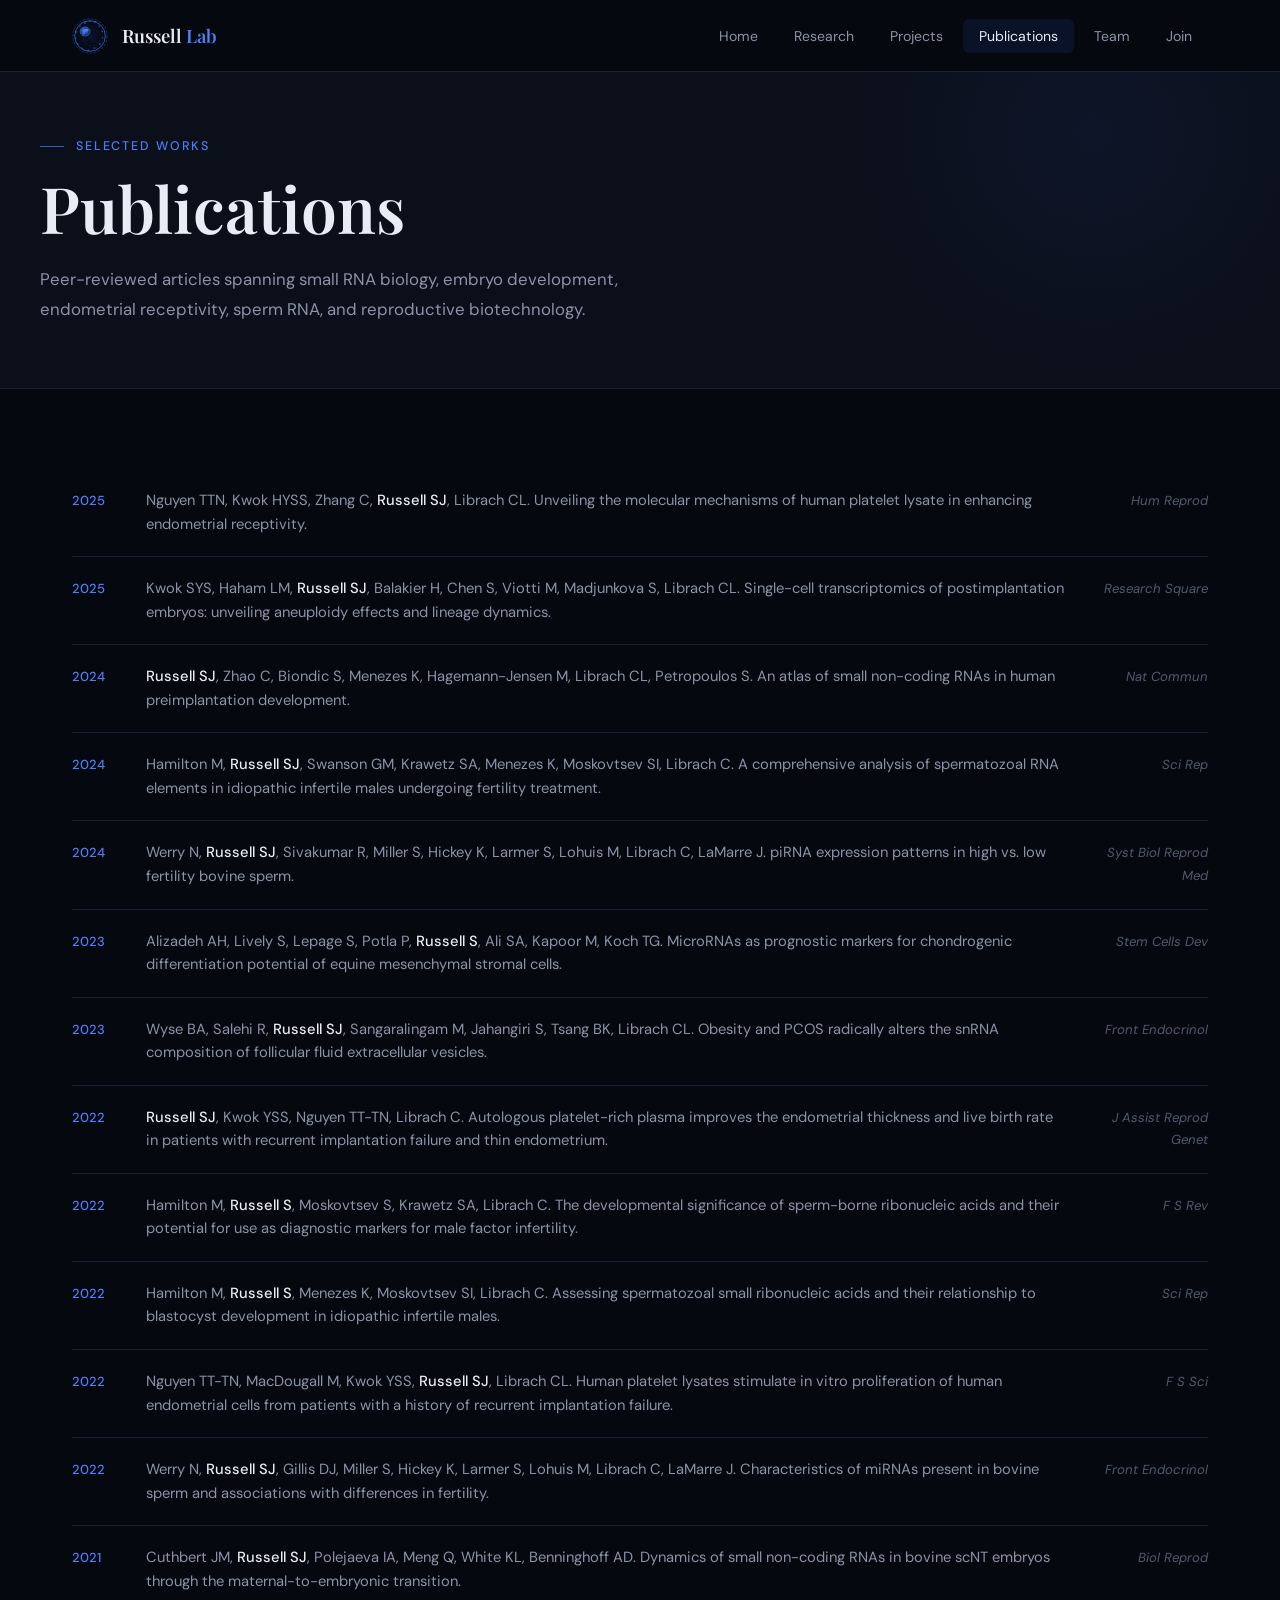
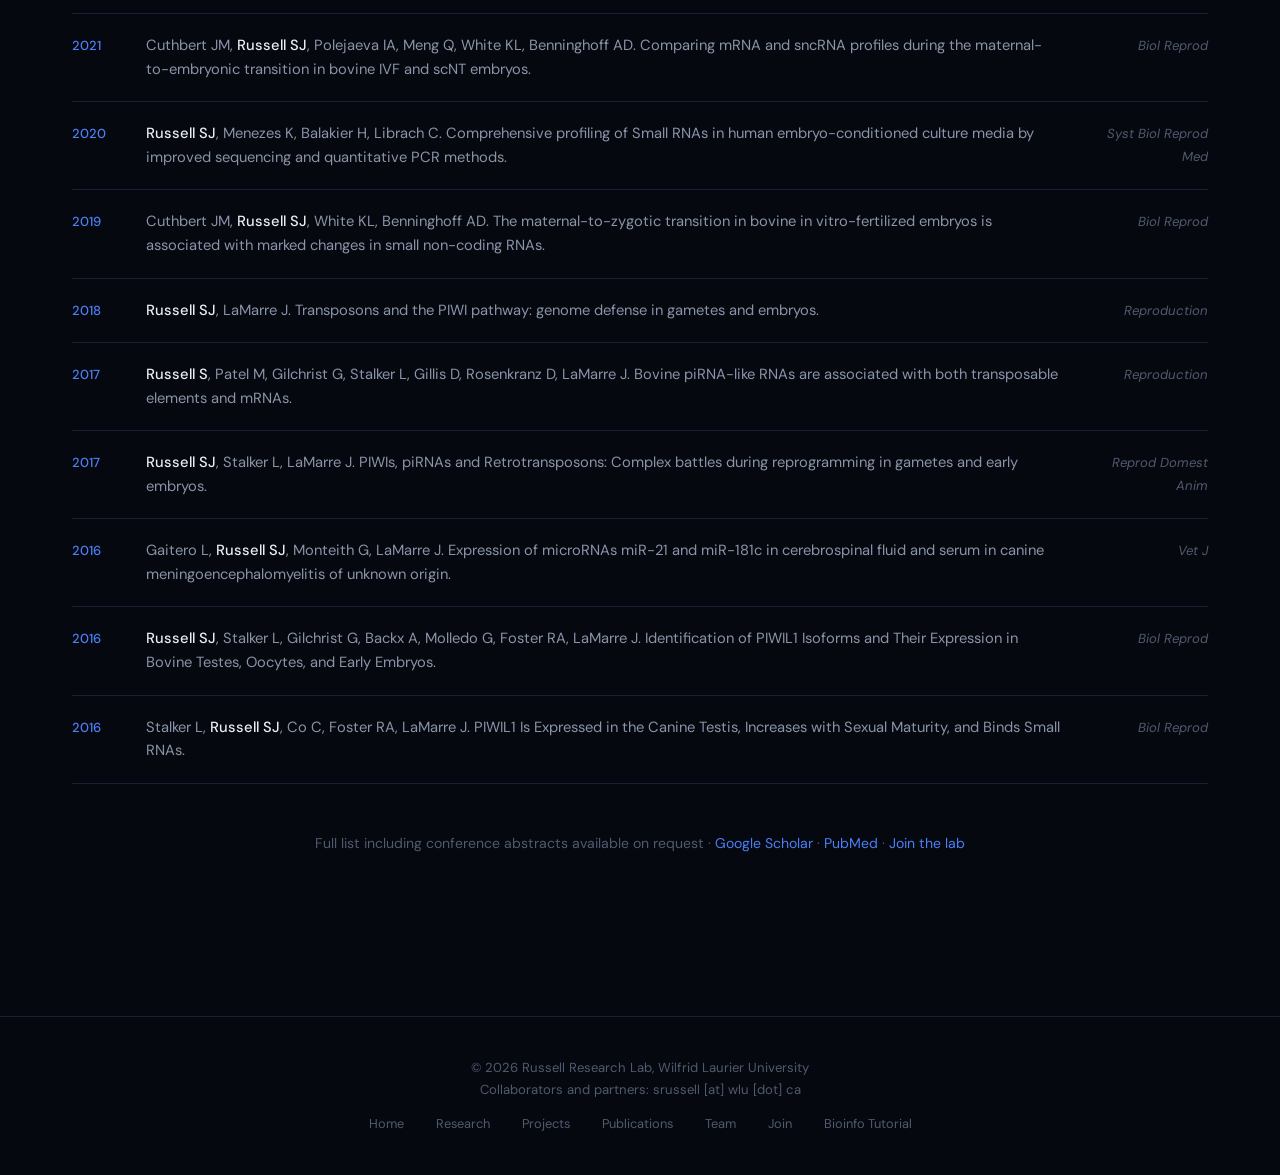
<file: publications.html>
<!DOCTYPE html>
<html lang="en">
<head>
<meta charset="UTF-8">
<meta name="viewport" content="width=device-width, initial-scale=1.0">
<title>Publications | Russell Research Lab</title>
<meta name="description" content="Peer-reviewed publications from the Russell Research Lab spanning small RNA biology, preimplantation embryo development, endometrial receptivity, sperm RNA, and reproductive biotechnology.">
<meta property="og:title" content="Publications | Russell Research Lab">
<meta property="og:description" content="Peer-reviewed publications from the Russell Research Lab.">
<meta property="og:type" content="website">
<meta property="og:image" content="https://russelllab.ca/images/project-digital-embryo.png">
<link rel="canonical" href="https://russelllab.ca/publications.html">
<link rel="icon" type="image/svg+xml" href="images/favicon.svg">
<link rel="stylesheet" href="https://fonts.googleapis.com/css2?family=DM+Sans:ital,opsz,wght@0,9..40,300;0,9..40,400;0,9..40,500;0,9..40,600;1,9..40,300;1,9..40,400&family=Playfair+Display:wght@400;500;600;700&display=swap">
<link rel="stylesheet" href="css/main.css">
<style>
.pub-list { display: flex; flex-direction: column; }
.pub-item { display: grid; grid-template-columns: 50px 1fr 120px; gap: 1.5rem; align-items: baseline; padding: 1.25rem 0; border-bottom: 1px solid var(--border); transition: all 0.25s ease; }
.pub-item:hover { padding-left: 0.5rem; }
.pub-year { font-size: 0.82rem; color: var(--accent-light); font-weight: 500; }
.pub-text { font-size: 0.92rem; color: var(--text-secondary); line-height: 1.6; }
.pub-text strong { color: var(--text-primary); font-weight: 500; }
.pub-journal { font-size: 0.82rem; color: var(--text-muted); font-style: italic; text-align: right; }
.pub-note { text-align: center; margin-top: 3rem; color: var(--text-muted); font-size: 0.88rem; }
.pub-note a { color: var(--accent-light); text-decoration: none; border-bottom: 1px solid transparent; transition: border-color 0.2s; }
.pub-note a:hover { border-color: var(--accent-light); }
@media (max-width: 768px) {
  .pub-item { grid-template-columns: 40px 1fr; }
  .pub-journal { display: none; }
}
</style>
</head>
<body>
<nav class="nav"><div class="nav-inner">
  <a href="index.html" class="nav-logo">
    <img src="images/nav-logo.svg" alt="" width="36" height="36">
    <div class="nav-logo-text">Russell <span>Lab</span></div>
  </a>
  <ul class="nav-links">
    <li><a href="index.html">Home</a></li>
    <li><a href="research.html">Research</a></li>
    <li><a href="projects.html">Projects</a></li>
    <li><a href="publications.html" class="active">Publications</a></li>
    <li><a href="team.html">Team</a></li>
    <li><a href="join.html">Join</a></li>
  </ul>
  <button class="mobile-toggle" onclick="document.querySelector('.nav-links').classList.toggle('show')">&#9776;</button>
</div></nav>

<div class="page-header"><div class="page-header-inner">
  <div class="section-label">Selected Works</div>
  <h1 class="page-title">Publications</h1>
  <p class="page-subtitle">Peer-reviewed articles spanning small RNA biology, embryo development, endometrial receptivity, sperm RNA, and reproductive biotechnology.</p>
</div></div>

<main class="main">
  <div class="pub-list">
    <div class="pub-item fade-in"><span class="pub-year">2025</span><span class="pub-text">Nguyen TTN, Kwok HYSS, Zhang C, <strong>Russell SJ</strong>, Librach CL. Unveiling the molecular mechanisms of human platelet lysate in enhancing endometrial receptivity.</span><span class="pub-journal">Hum Reprod</span></div>
    <div class="pub-item fade-in"><span class="pub-year">2025</span><span class="pub-text">Kwok SYS, Haham LM, <strong>Russell SJ</strong>, Balakier H, Chen S, Viotti M, Madjunkova S, Librach CL. Single-cell transcriptomics of postimplantation embryos: unveiling aneuploidy effects and lineage dynamics.</span><span class="pub-journal">Research Square</span></div>
    <div class="pub-item fade-in"><span class="pub-year">2024</span><span class="pub-text"><strong>Russell SJ</strong>, Zhao C, Biondic S, Menezes K, Hagemann-Jensen M, Librach CL, Petropoulos S. An atlas of small non-coding RNAs in human preimplantation development.</span><span class="pub-journal">Nat Commun</span></div>
    <div class="pub-item fade-in"><span class="pub-year">2024</span><span class="pub-text">Hamilton M, <strong>Russell SJ</strong>, Swanson GM, Krawetz SA, Menezes K, Moskovtsev SI, Librach C. A comprehensive analysis of spermatozoal RNA elements in idiopathic infertile males undergoing fertility treatment.</span><span class="pub-journal">Sci Rep</span></div>
    <div class="pub-item fade-in"><span class="pub-year">2024</span><span class="pub-text">Werry N, <strong>Russell SJ</strong>, Sivakumar R, Miller S, Hickey K, Larmer S, Lohuis M, Librach C, LaMarre J. piRNA expression patterns in high vs. low fertility bovine sperm.</span><span class="pub-journal">Syst Biol Reprod Med</span></div>
    <div class="pub-item fade-in"><span class="pub-year">2023</span><span class="pub-text">Alizadeh AH, Lively S, Lepage S, Potla P, <strong>Russell S</strong>, Ali SA, Kapoor M, Koch TG. MicroRNAs as prognostic markers for chondrogenic differentiation potential of equine mesenchymal stromal cells.</span><span class="pub-journal">Stem Cells Dev</span></div>
    <div class="pub-item fade-in"><span class="pub-year">2023</span><span class="pub-text">Wyse BA, Salehi R, <strong>Russell SJ</strong>, Sangaralingam M, Jahangiri S, Tsang BK, Librach CL. Obesity and PCOS radically alters the snRNA composition of follicular fluid extracellular vesicles.</span><span class="pub-journal">Front Endocrinol</span></div>
    <div class="pub-item fade-in"><span class="pub-year">2022</span><span class="pub-text"><strong>Russell SJ</strong>, Kwok YSS, Nguyen TT-TN, Librach C. Autologous platelet-rich plasma improves the endometrial thickness and live birth rate in patients with recurrent implantation failure and thin endometrium.</span><span class="pub-journal">J Assist Reprod Genet</span></div>
    <div class="pub-item fade-in"><span class="pub-year">2022</span><span class="pub-text">Hamilton M, <strong>Russell S</strong>, Moskovtsev S, Krawetz SA, Librach C. The developmental significance of sperm-borne ribonucleic acids and their potential for use as diagnostic markers for male factor infertility.</span><span class="pub-journal">F S Rev</span></div>
    <div class="pub-item fade-in"><span class="pub-year">2022</span><span class="pub-text">Hamilton M, <strong>Russell S</strong>, Menezes K, Moskovtsev SI, Librach C. Assessing spermatozoal small ribonucleic acids and their relationship to blastocyst development in idiopathic infertile males.</span><span class="pub-journal">Sci Rep</span></div>
    <div class="pub-item fade-in"><span class="pub-year">2022</span><span class="pub-text">Nguyen TT-TN, MacDougall M, Kwok YSS, <strong>Russell SJ</strong>, Librach CL. Human platelet lysates stimulate in vitro proliferation of human endometrial cells from patients with a history of recurrent implantation failure.</span><span class="pub-journal">F S Sci</span></div>
    <div class="pub-item fade-in"><span class="pub-year">2022</span><span class="pub-text">Werry N, <strong>Russell SJ</strong>, Gillis DJ, Miller S, Hickey K, Larmer S, Lohuis M, Librach C, LaMarre J. Characteristics of miRNAs present in bovine sperm and associations with differences in fertility.</span><span class="pub-journal">Front Endocrinol</span></div>
    <div class="pub-item fade-in"><span class="pub-year">2021</span><span class="pub-text">Cuthbert JM, <strong>Russell SJ</strong>, Polejaeva IA, Meng Q, White KL, Benninghoff AD. Dynamics of small non-coding RNAs in bovine scNT embryos through the maternal-to-embryonic transition.</span><span class="pub-journal">Biol Reprod</span></div>
    <div class="pub-item fade-in"><span class="pub-year">2021</span><span class="pub-text">Cuthbert JM, <strong>Russell SJ</strong>, Polejaeva IA, Meng Q, White KL, Benninghoff AD. Comparing mRNA and sncRNA profiles during the maternal-to-embryonic transition in bovine IVF and scNT embryos.</span><span class="pub-journal">Biol Reprod</span></div>
    <div class="pub-item fade-in"><span class="pub-year">2020</span><span class="pub-text"><strong>Russell SJ</strong>, Menezes K, Balakier H, Librach C. Comprehensive profiling of Small RNAs in human embryo-conditioned culture media by improved sequencing and quantitative PCR methods.</span><span class="pub-journal">Syst Biol Reprod Med</span></div>
    <div class="pub-item fade-in"><span class="pub-year">2019</span><span class="pub-text">Cuthbert JM, <strong>Russell SJ</strong>, White KL, Benninghoff AD. The maternal-to-zygotic transition in bovine in vitro-fertilized embryos is associated with marked changes in small non-coding RNAs.</span><span class="pub-journal">Biol Reprod</span></div>
    <div class="pub-item fade-in"><span class="pub-year">2018</span><span class="pub-text"><strong>Russell SJ</strong>, LaMarre J. Transposons and the PIWI pathway: genome defense in gametes and embryos.</span><span class="pub-journal">Reproduction</span></div>
    <div class="pub-item fade-in"><span class="pub-year">2017</span><span class="pub-text"><strong>Russell S</strong>, Patel M, Gilchrist G, Stalker L, Gillis D, Rosenkranz D, LaMarre J. Bovine piRNA-like RNAs are associated with both transposable elements and mRNAs.</span><span class="pub-journal">Reproduction</span></div>
    <div class="pub-item fade-in"><span class="pub-year">2017</span><span class="pub-text"><strong>Russell SJ</strong>, Stalker L, LaMarre J. PIWIs, piRNAs and Retrotransposons: Complex battles during reprogramming in gametes and early embryos.</span><span class="pub-journal">Reprod Domest Anim</span></div>
    <div class="pub-item fade-in"><span class="pub-year">2016</span><span class="pub-text">Gaitero L, <strong>Russell SJ</strong>, Monteith G, LaMarre J. Expression of microRNAs miR-21 and miR-181c in cerebrospinal fluid and serum in canine meningoencephalomyelitis of unknown origin.</span><span class="pub-journal">Vet J</span></div>
    <div class="pub-item fade-in"><span class="pub-year">2016</span><span class="pub-text"><strong>Russell SJ</strong>, Stalker L, Gilchrist G, Backx A, Molledo G, Foster RA, LaMarre J. Identification of PIWIL1 Isoforms and Their Expression in Bovine Testes, Oocytes, and Early Embryos.</span><span class="pub-journal">Biol Reprod</span></div>
    <div class="pub-item fade-in"><span class="pub-year">2016</span><span class="pub-text">Stalker L, <strong>Russell SJ</strong>, Co C, Foster RA, LaMarre J. PIWIL1 Is Expressed in the Canine Testis, Increases with Sexual Maturity, and Binds Small RNAs.</span><span class="pub-journal">Biol Reprod</span></div>
  </div>
  <p class="pub-note fade-in">
    Full list including conference abstracts available on request &middot;
    <a href="https://scholar.google.com/citations?hl=en&user=nH2WfJcAAAAJ" target="_blank" rel="noopener">Google Scholar</a> &middot;
    <a href="https://pubmed.ncbi.nlm.nih.gov/?term=Russell%20SJ%5BAuthor%5D%20embryo" target="_blank" rel="noopener">PubMed</a> &middot;
    <a href="join.html">Join the lab</a>
  </p>
</main>

<footer class="footer">
  <p class="footer-text">&copy; 2026 Russell Research Lab, Wilfrid Laurier University</p>
  <p class="footer-text">Collaborators and partners: srussell [at] wlu [dot] ca</p>
  <div class="footer-links">
    <a href="index.html">Home</a>
    <a href="research.html">Research</a>
    <a href="projects.html">Projects</a>
    <a href="publications.html">Publications</a>
    <a href="team.html">Team</a>
    <a href="join.html">Join</a>
    <a href="https://sjrussell.github.io/BioinfoCrashCourse/" target="_blank" rel="noopener">Bioinfo Tutorial</a>
  </div>
</footer>
<script>
const observer = new IntersectionObserver(e => e.forEach(x => { if (x.isIntersecting) x.target.classList.add('visible'); }), { threshold: 0.08, rootMargin: '0px 0px -30px 0px' });
document.querySelectorAll('.fade-in').forEach(el => observer.observe(el));
</script>
  <!-- Cloudflare Web Analytics -->
  <script defer src="https://static.cloudflareinsights.com/beacon.min.js" data-cf-beacon='{"token":"26238cd97ecc4aeba28c922edf13b883"}'></script>
  <!-- End Cloudflare Web Analytics -->
</body>
</html>
</file>
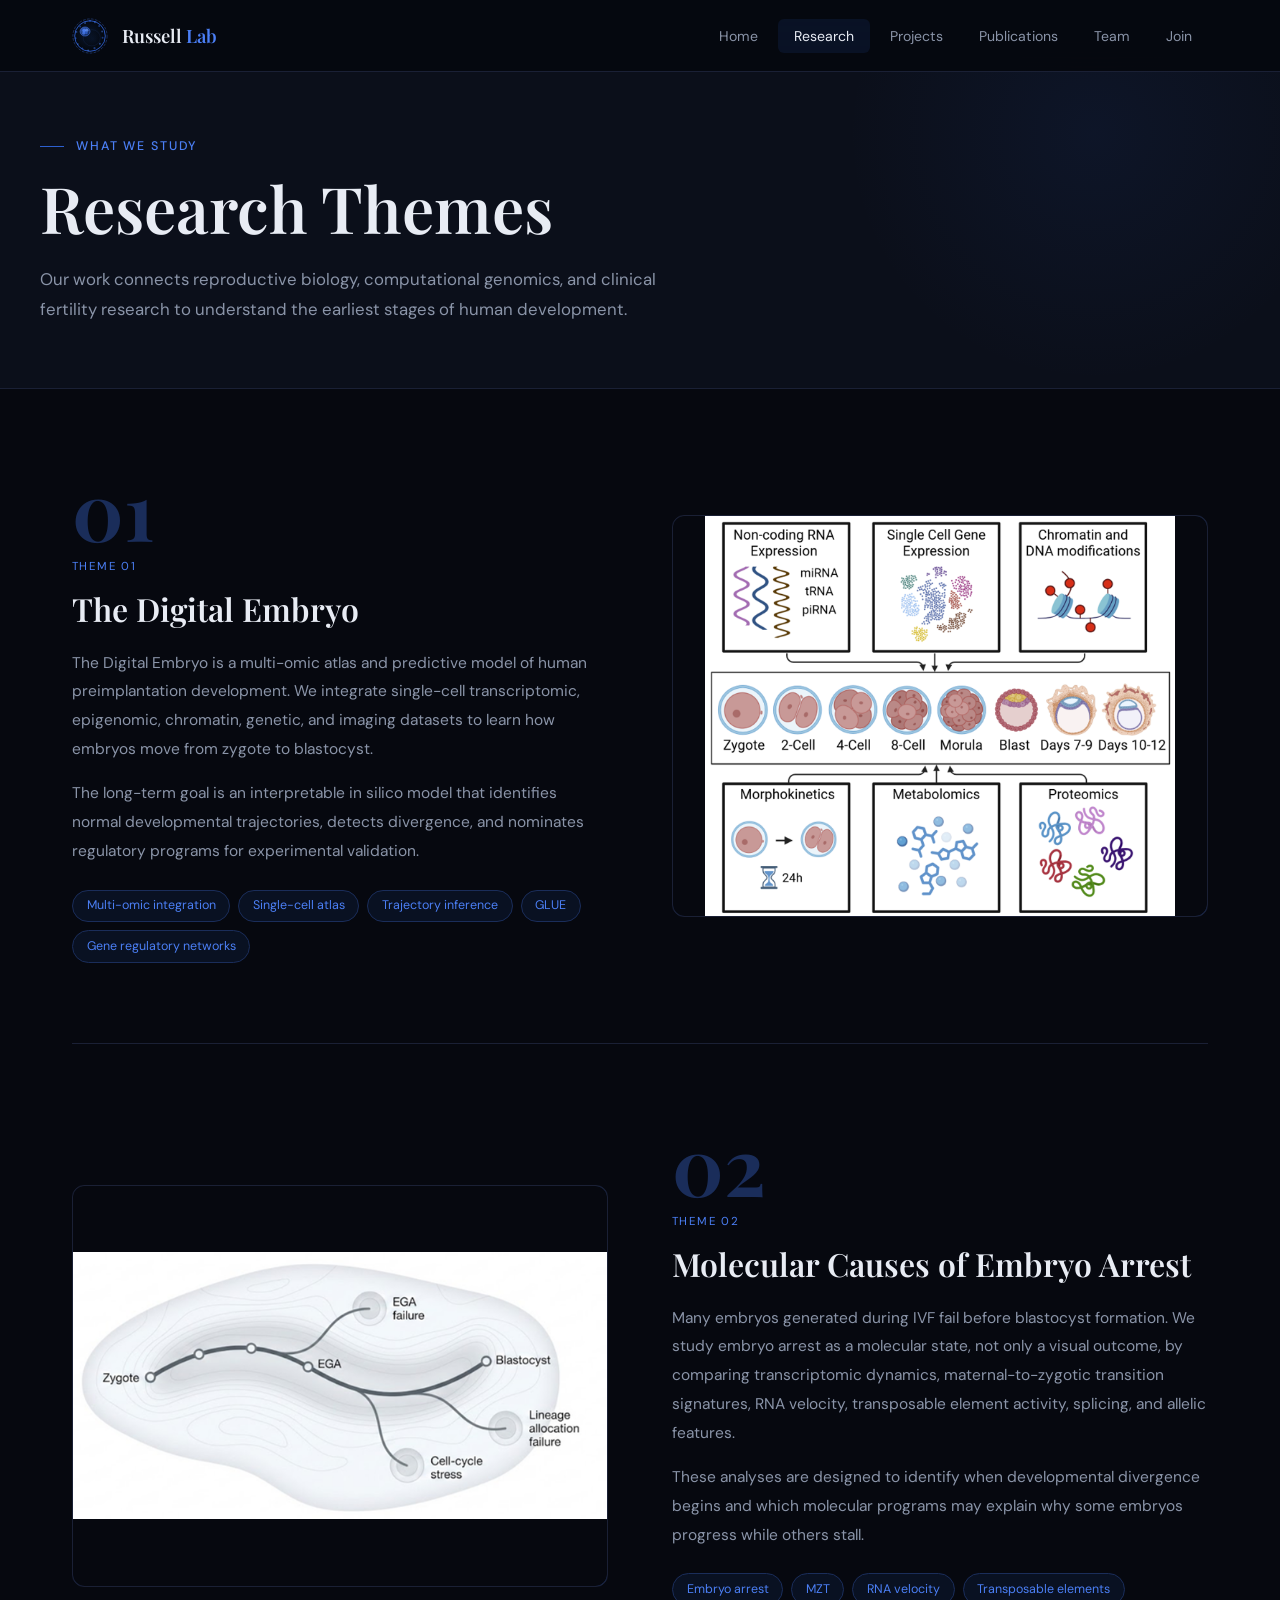
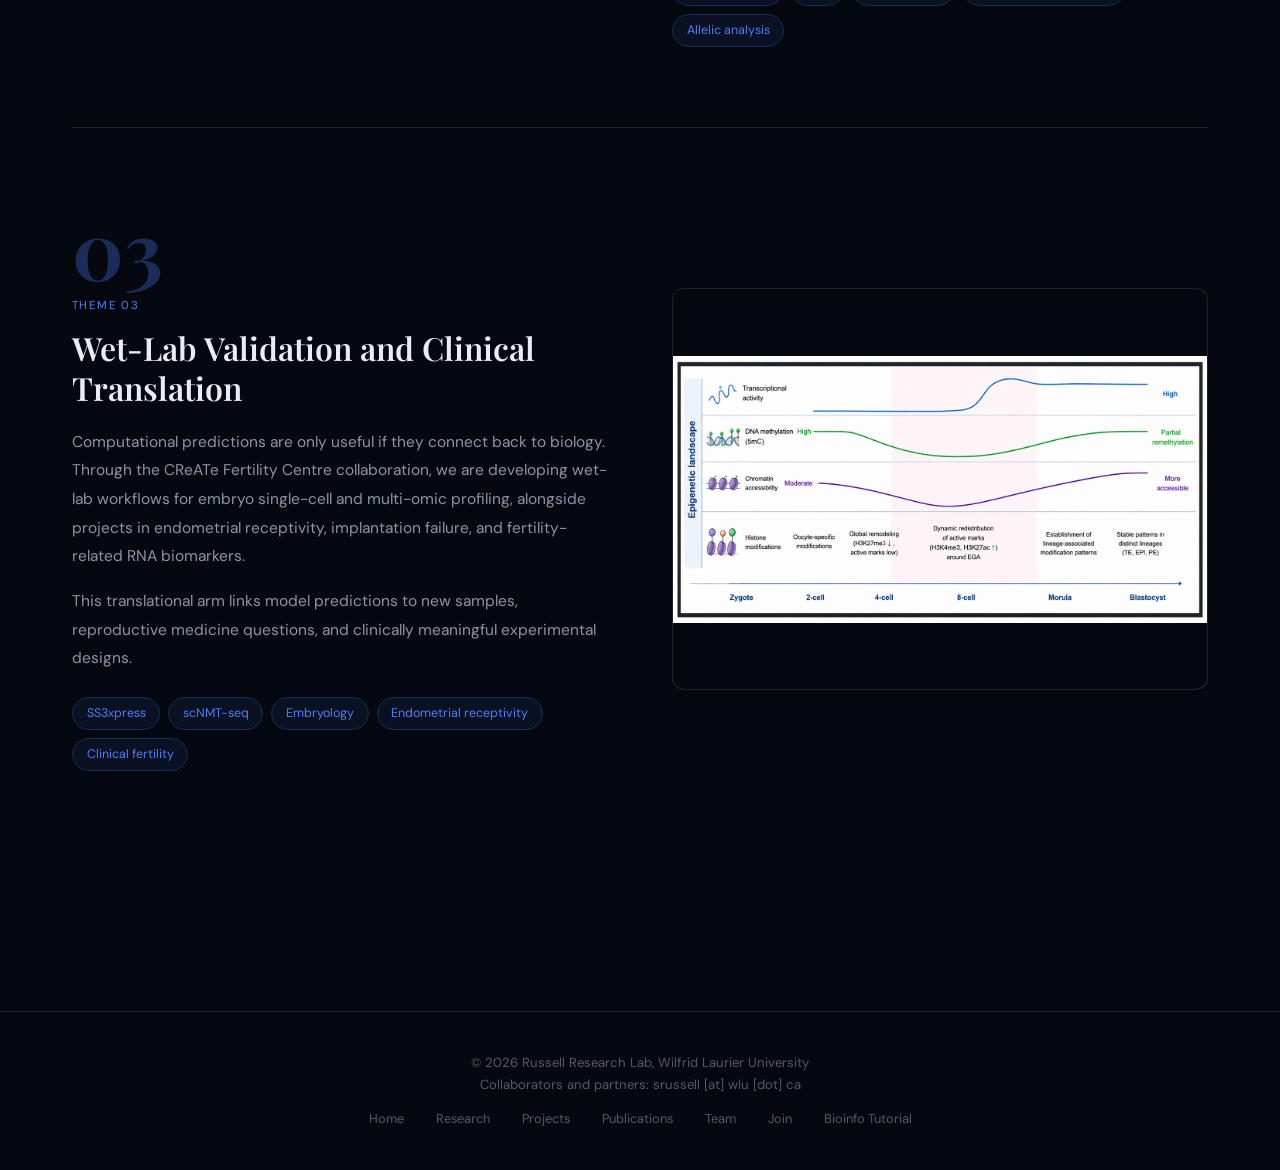
<file: research.html>
<!DOCTYPE html>
<html lang="en">
<head>
<meta charset="UTF-8">
<meta name="viewport" content="width=device-width, initial-scale=1.0">
<title>Research | Russell Research Lab</title>
<meta name="description" content="Research themes of the Russell Research Lab: the Digital Embryo, embryo arrest, single-cell multi-omics, and clinical translation in reproductive biology.">
<meta property="og:title" content="Research | Russell Research Lab">
<meta property="og:description" content="Digital Embryo, embryo arrest, and reproductive multi-omics.">
<meta property="og:type" content="website">
<meta property="og:image" content="https://russelllab.ca/images/project-digital-embryo.png">
<link rel="canonical" href="https://russelllab.ca/research.html">
<link rel="icon" type="image/svg+xml" href="images/favicon.svg">
<link rel="stylesheet" href="https://fonts.googleapis.com/css2?family=DM+Sans:ital,opsz,wght@0,9..40,300;0,9..40,400;0,9..40,500;0,9..40,600;1,9..40,300;1,9..40,400&family=Playfair+Display:wght@400;500;600;700&display=swap">
<link rel="stylesheet" href="css/main.css">
<style>
.themes-detailed{display:flex;flex-direction:column;gap:5rem;}
.theme-block{display:grid;grid-template-columns:1fr 1fr;gap:4rem;align-items:center;padding-bottom:5rem;border-bottom:1px solid var(--border);}
.theme-block:last-child{border-bottom:none;}
.theme-block:nth-child(even){direction:rtl;}
.theme-block:nth-child(even)>*{direction:ltr;}
.theme-num{font-family:var(--font-display);font-size:5rem;font-weight:700;color:var(--accent-subtle);line-height:1;margin-bottom:0.5rem;}
.theme-label{font-size:0.72rem;color:var(--accent-light);letter-spacing:0.12em;text-transform:uppercase;margin-bottom:0.75rem;}
.theme-title{font-family:var(--font-display);font-size:2rem;font-weight:600;margin-bottom:1.25rem;line-height:1.25;}
.theme-body p{color:var(--text-secondary);font-size:0.97rem;line-height:1.85;margin-bottom:1rem;}
.theme-tags{display:flex;flex-wrap:wrap;gap:0.5rem;margin-top:1.5rem;}
.tag{font-size:0.78rem;padding:0.3rem 0.85rem;background:rgba(45,95,206,0.1);border:1px solid var(--accent-subtle);border-radius:20px;color:var(--accent-light);}
.theme-image{aspect-ratio:4/3;background:linear-gradient(135deg,var(--bg-card),var(--accent-subtle));border-radius:12px;border:1px solid var(--border);display:flex;align-items:center;justify-content:center;overflow:hidden;}
.theme-image img{width:100%;height:100%;object-fit:contain;border-radius:12px;background:#06080f;}
@media (max-width:1024px){.theme-block{grid-template-columns:1fr}.theme-block:nth-child(even){direction:ltr}}
</style>
</head>
<body>
<nav class="nav"><div class="nav-inner">
  <a href="index.html" class="nav-logo">
    <img src="images/nav-logo.svg" alt="" width="36" height="36">
    <div class="nav-logo-text">Russell <span>Lab</span></div>
  </a>
  <ul class="nav-links">
    <li><a href="index.html">Home</a></li>
    <li><a href="research.html" class="active">Research</a></li>
    <li><a href="projects.html">Projects</a></li>
    <li><a href="publications.html">Publications</a></li>
    <li><a href="team.html">Team</a></li>
    <li><a href="join.html">Join</a></li>
  </ul>
  <button class="mobile-toggle" onclick="document.querySelector('.nav-links').classList.toggle('show')">&#9776;</button>
</div></nav>

<div class="page-header"><div class="page-header-inner">
  <div class="section-label">What We Study</div>
  <h1 class="page-title">Research Themes</h1>
  <p class="page-subtitle">Our work connects reproductive biology, computational genomics, and clinical fertility research to understand the earliest stages of human development.</p>
</div></div>

<main class="main">
  <div class="themes-detailed">
    <div class="theme-block fade-in">
      <div class="theme-body">
        <div class="theme-num">01</div>
        <div class="theme-label">Theme 01</div>
        <h2 class="theme-title">The Digital Embryo</h2>
        <p>The Digital Embryo is a multi-omic atlas and predictive model of human preimplantation development. We integrate single-cell transcriptomic, epigenomic, chromatin, genetic, and imaging datasets to learn how embryos move from zygote to blastocyst.</p>
        <p>The long-term goal is an interpretable in silico model that identifies normal developmental trajectories, detects divergence, and nominates regulatory programs for experimental validation.</p>
        <div class="theme-tags">
          <span class="tag">Multi-omic integration</span><span class="tag">Single-cell atlas</span><span class="tag">Trajectory inference</span><span class="tag">GLUE</span><span class="tag">Gene regulatory networks</span>
        </div>
      </div>
      <div class="theme-image"><img src="images/project-digital-embryo.png" alt="Digital Embryo multi-omic atlas schematic"></div>
    </div>

    <div class="theme-block fade-in">
      <div class="theme-body">
        <div class="theme-num">02</div>
        <div class="theme-label">Theme 02</div>
        <h2 class="theme-title">Molecular Causes of Embryo Arrest</h2>
        <p>Many embryos generated during IVF fail before blastocyst formation. We study embryo arrest as a molecular state, not only a visual outcome, by comparing transcriptomic dynamics, maternal-to-zygotic transition signatures, RNA velocity, transposable element activity, splicing, and allelic features.</p>
        <p>These analyses are designed to identify when developmental divergence begins and which molecular programs may explain why some embryos progress while others stall.</p>
        <div class="theme-tags">
          <span class="tag">Embryo arrest</span><span class="tag">MZT</span><span class="tag">RNA velocity</span><span class="tag">Transposable elements</span><span class="tag">Allelic analysis</span>
        </div>
      </div>
      <div class="theme-image"><img src="images/project-arwa-schematic.png" alt="Transcriptional arrest status scoring schematic"></div>
    </div>

    <div class="theme-block fade-in">
      <div class="theme-body">
        <div class="theme-num">03</div>
        <div class="theme-label">Theme 03</div>
        <h2 class="theme-title">Wet-Lab Validation and Clinical Translation</h2>
        <p>Computational predictions are only useful if they connect back to biology. Through the CReATe Fertility Centre collaboration, we are developing wet-lab workflows for embryo single-cell and multi-omic profiling, alongside projects in endometrial receptivity, implantation failure, and fertility-related RNA biomarkers.</p>
        <p>This translational arm links model predictions to new samples, reproductive medicine questions, and clinically meaningful experimental designs.</p>
        <div class="theme-tags">
          <span class="tag">SS3xpress</span><span class="tag">scNMT-seq</span><span class="tag">Embryology</span><span class="tag">Endometrial receptivity</span><span class="tag">Clinical fertility</span>
        </div>
      </div>
      <div class="theme-image"><img src="images/project-sanaa-schematic.png" alt="Wet-lab embryo multi-omic sequencing workflow schematic"></div>
    </div>
  </div>
</main>

<footer class="footer">
  <p class="footer-text">&copy; 2026 Russell Research Lab, Wilfrid Laurier University</p>
  <p class="footer-text">Collaborators and partners: srussell [at] wlu [dot] ca</p>
  <div class="footer-links">
    <a href="index.html">Home</a>
    <a href="research.html">Research</a>
    <a href="projects.html">Projects</a>
    <a href="publications.html">Publications</a>
    <a href="team.html">Team</a>
    <a href="join.html">Join</a>
    <a href="https://sjrussell.github.io/BioinfoCrashCourse/" target="_blank" rel="noopener">Bioinfo Tutorial</a>
  </div>
</footer>
<script>
const observer = new IntersectionObserver(e => e.forEach(x => { if (x.isIntersecting) x.target.classList.add('visible'); }), { threshold: 0.1, rootMargin: '0px 0px -50px 0px' });
document.querySelectorAll('.fade-in').forEach(el => observer.observe(el));
</script>
  <!-- Cloudflare Web Analytics -->
  <script defer src="https://static.cloudflareinsights.com/beacon.min.js" data-cf-beacon='{"token":"26238cd97ecc4aeba28c922edf13b883"}'></script>
  <!-- End Cloudflare Web Analytics -->
</body>
</html>
</file>
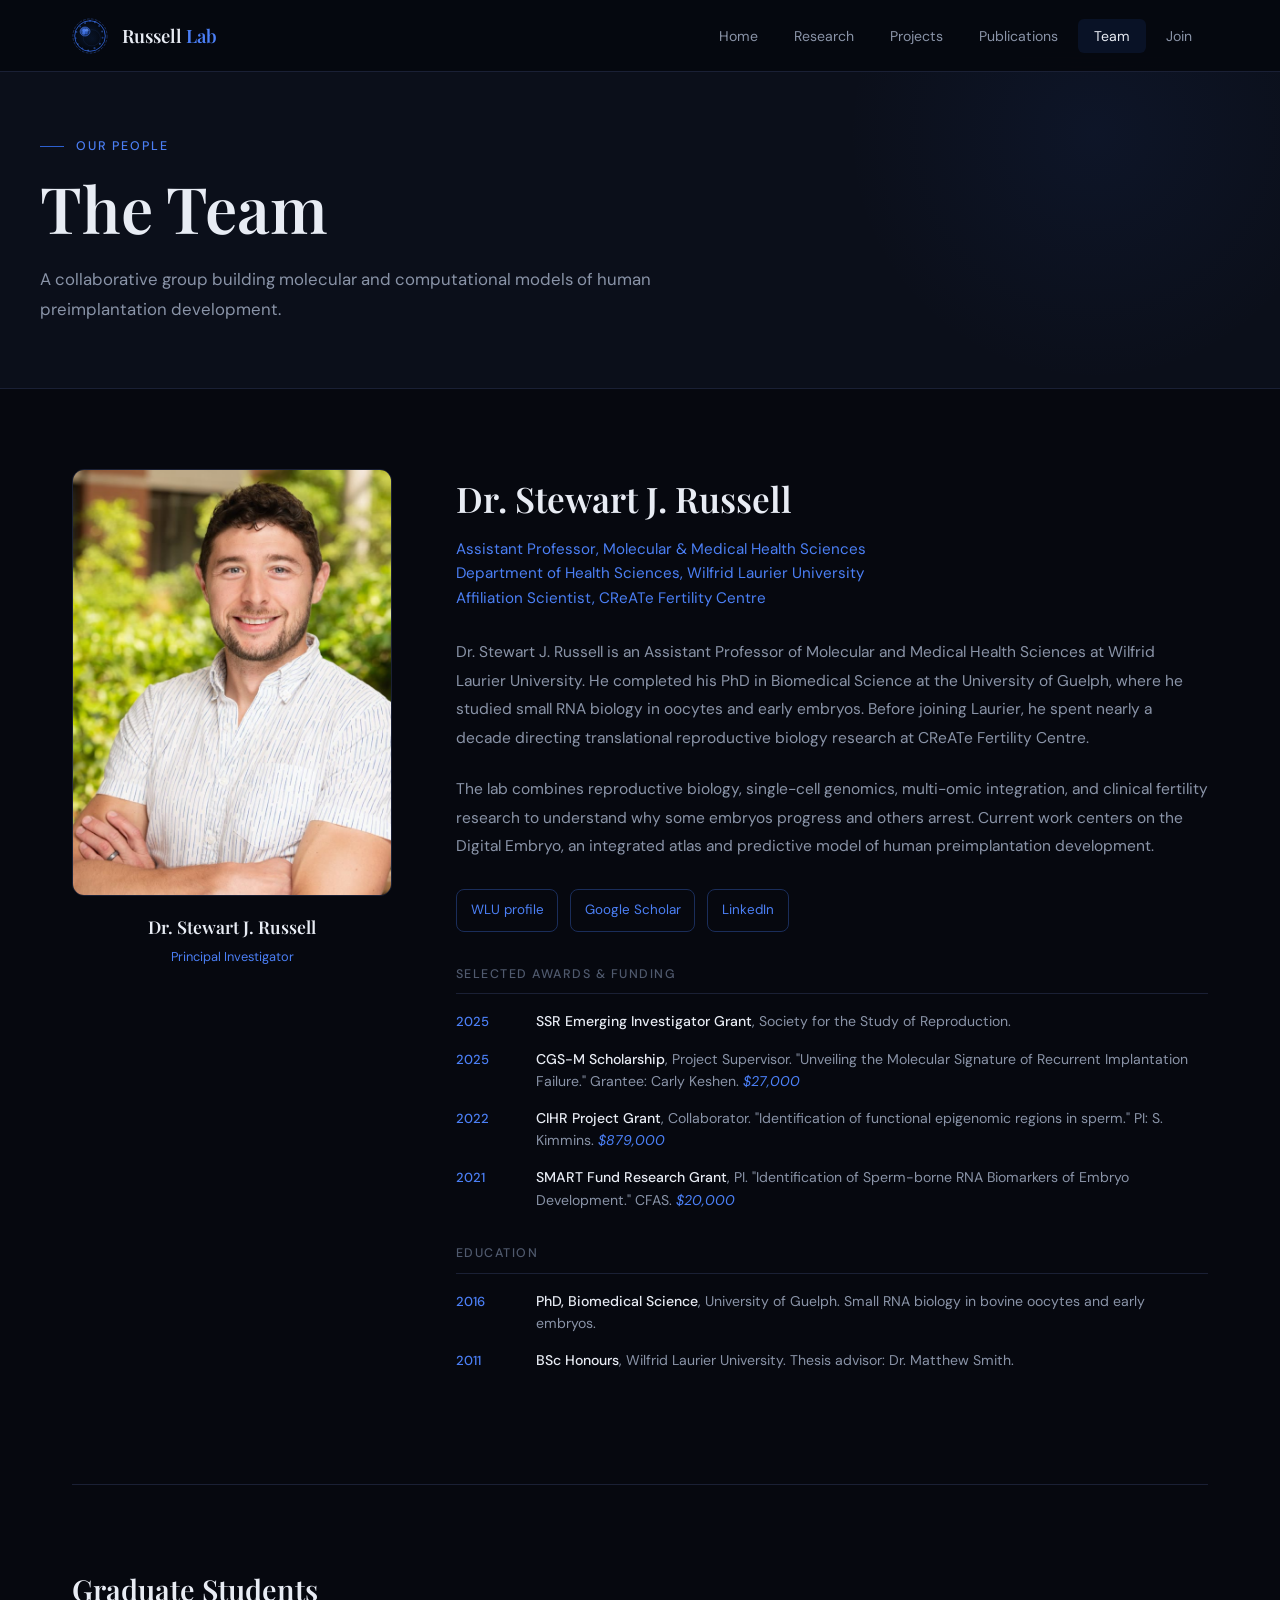
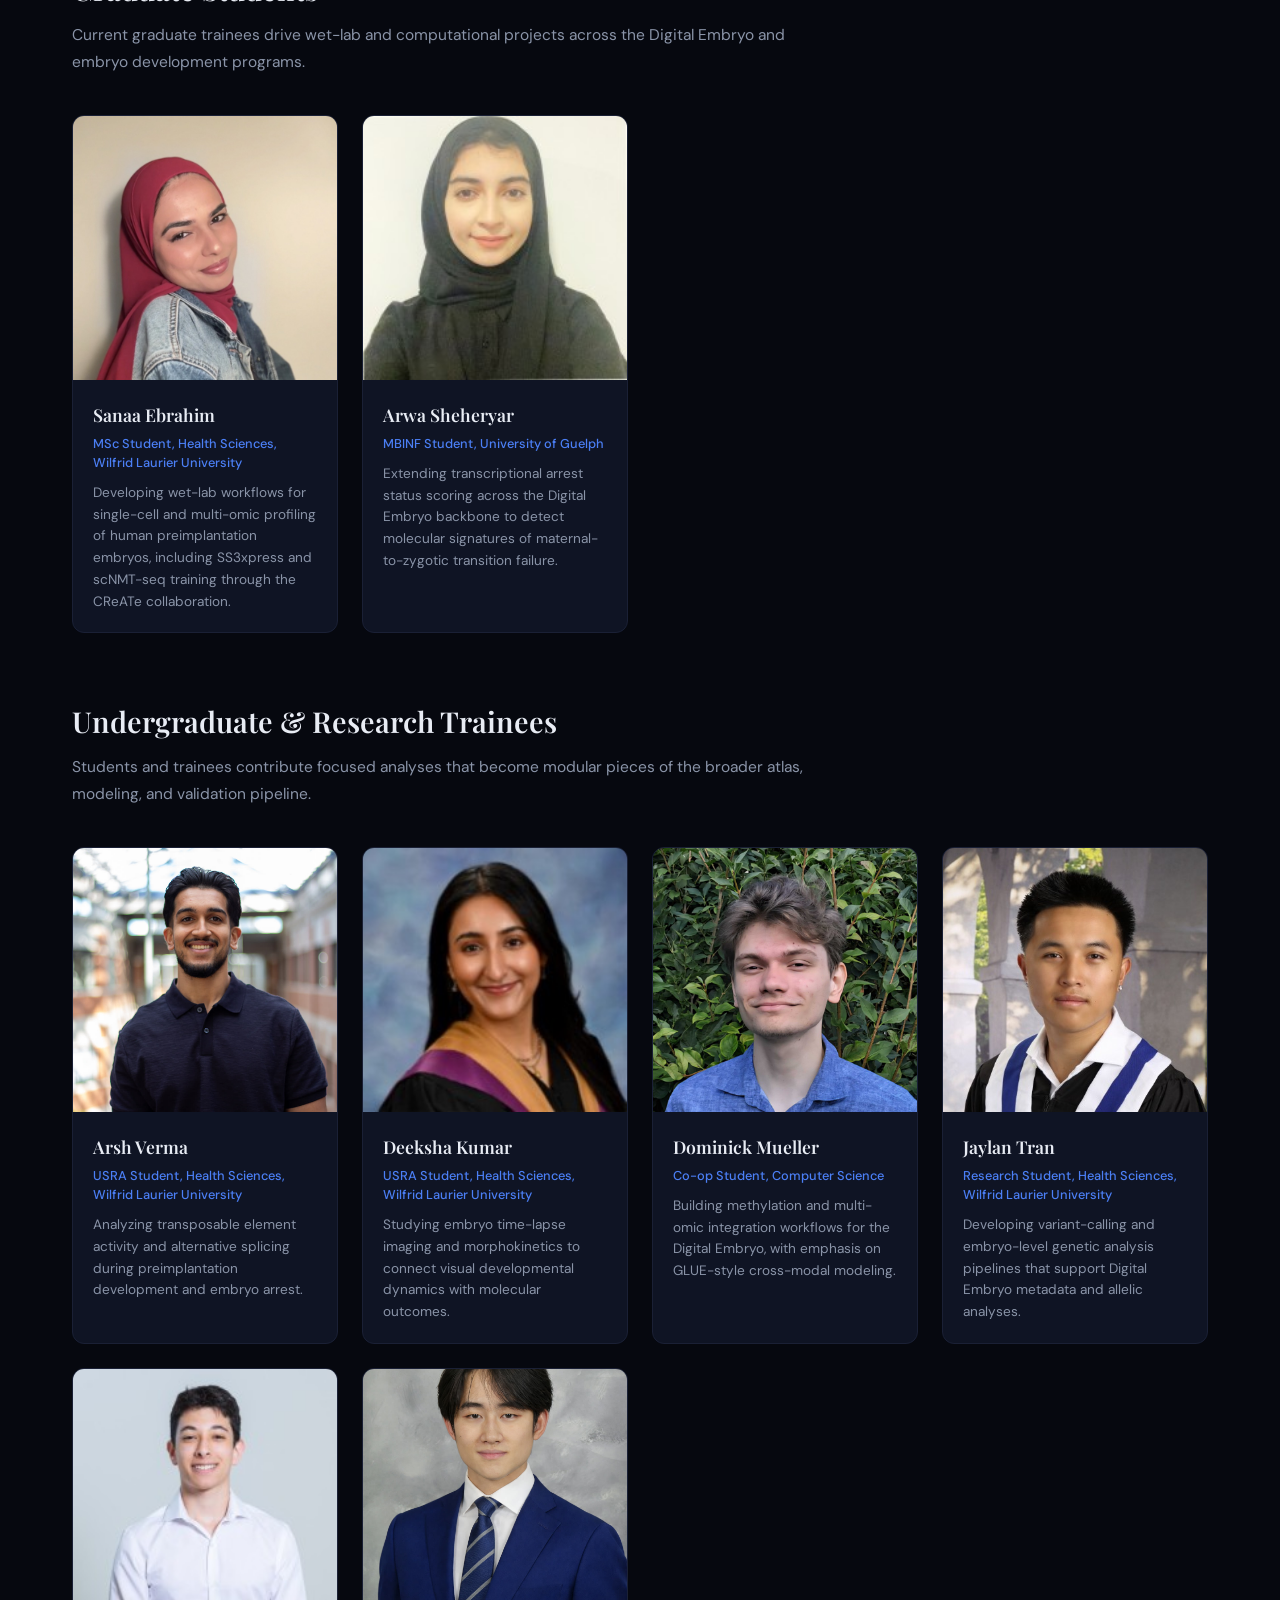
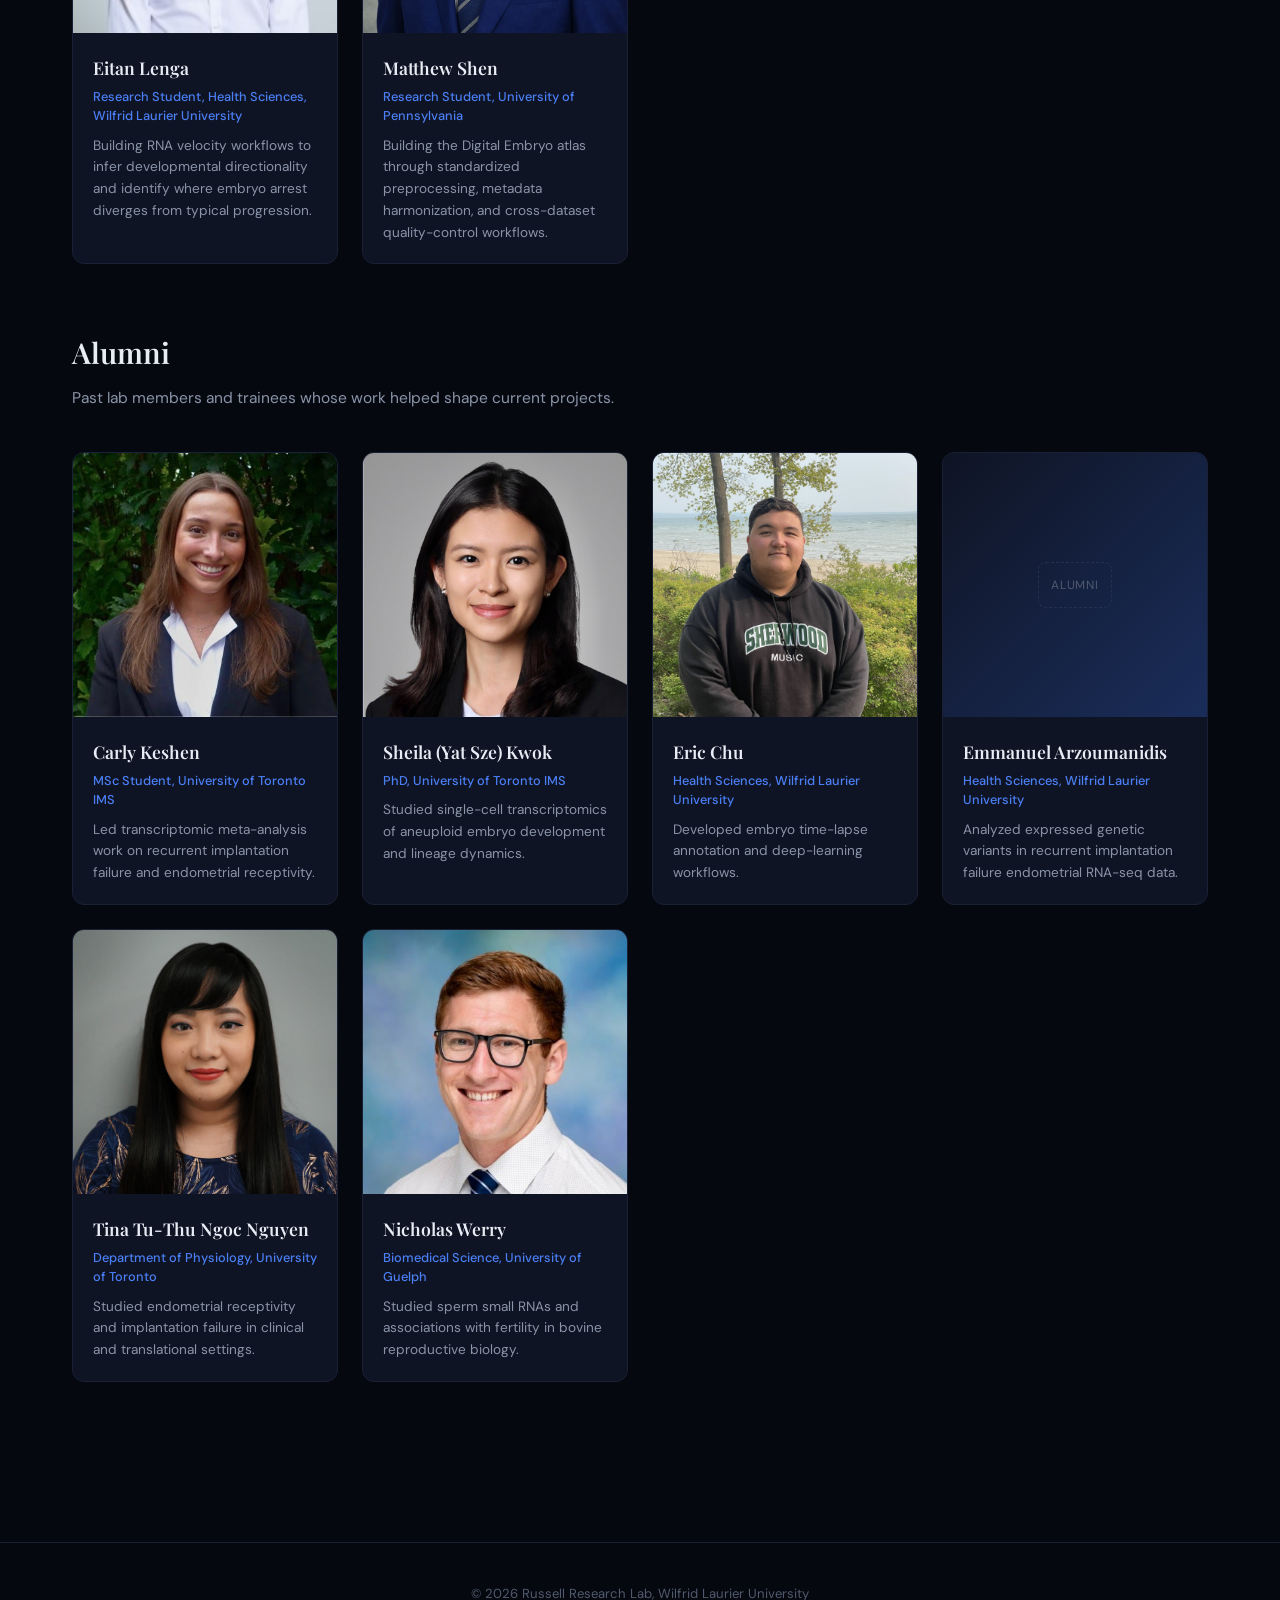
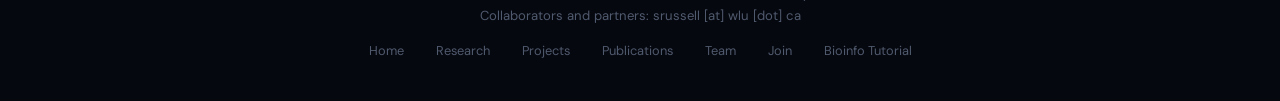
<file: team.html>
<!DOCTYPE html>
<html lang="en">
<head>
<meta charset="UTF-8">
<meta name="viewport" content="width=device-width, initial-scale=1.0">
<title>Team | Russell Research Lab</title>
<meta name="description" content="Meet the Russell Research Lab team at Wilfrid Laurier University, including graduate students, undergraduate researchers, co-op trainees, and collaborators building the Digital Embryo.">
<meta property="og:title" content="Team | Russell Research Lab">
<meta property="og:description" content="Current members and alumni of the Russell Research Lab.">
<meta property="og:type" content="website">
<meta property="og:image" content="https://russelllab.ca/images/project-digital-embryo.png">
<link rel="canonical" href="https://russelllab.ca/team.html">
<link rel="icon" type="image/svg+xml" href="images/favicon.svg">
<link rel="stylesheet" href="https://fonts.googleapis.com/css2?family=DM+Sans:ital,opsz,wght@0,9..40,300;0,9..40,400;0,9..40,500;0,9..40,600;1,9..40,300;1,9..40,400&family=Playfair+Display:wght@400;500;600;700&display=swap">
<link rel="stylesheet" href="css/main.css">
<style>
.pi-featured{display:grid;grid-template-columns:320px 1fr;gap:4rem;align-items:start;padding-bottom:5rem;border-bottom:1px solid var(--border);margin-bottom:5rem;}
.pi-photo-wrap{position:sticky;top:calc(var(--nav-height) + 2rem);}
.pi-photo{width:100%;aspect-ratio:3/4;border-radius:12px;border:1px solid var(--border);overflow:hidden;background:linear-gradient(135deg,var(--bg-card),var(--accent-subtle));}
.pi-photo img{width:100%;height:100%;object-fit:cover;}
.pi-photo-name{font-family:var(--font-display);font-size:1.1rem;font-weight:600;margin-top:1rem;text-align:center;}
.pi-photo-role{font-size:0.8rem;color:var(--accent-light);text-align:center;margin-top:0.25rem;}
.pi-info h2{font-family:var(--font-display);font-size:2.2rem;font-weight:600;margin-bottom:0.5rem;}
.pi-title-text{color:var(--accent-light);font-size:0.95rem;margin-bottom:1.75rem;line-height:1.6;}
.pi-bio{color:var(--text-secondary);font-size:0.97rem;line-height:1.85;margin-bottom:1.4rem;}
.pi-links{display:flex;flex-wrap:wrap;gap:0.75rem;margin:1.75rem 0 2rem;}
.pi-links a{color:var(--accent-light);text-decoration:none;border:1px solid var(--accent-subtle);border-radius:8px;padding:0.55rem 0.85rem;font-size:0.84rem;}
.pi-links a:hover{border-color:var(--accent);background:rgba(45,95,206,0.1);}
.pi-subsection{margin-bottom:2rem;}
.pi-sub-title{font-size:0.78rem;letter-spacing:0.12em;text-transform:uppercase;color:var(--text-muted);font-weight:500;margin-bottom:1rem;padding-bottom:0.5rem;border-bottom:1px solid var(--border);}
.award-row{display:grid;grid-template-columns:64px 1fr;gap:1rem;margin-bottom:0.9rem;align-items:baseline;}
.award-yr{font-size:0.82rem;color:var(--accent-light);font-weight:500;}
.award-txt{font-size:0.88rem;color:var(--text-secondary);line-height:1.6;}
.award-txt strong{color:var(--text-primary);font-weight:500;}
.team-section{margin-top:4rem;}
.team-section:first-of-type{margin-top:0;}
.team-section-title{font-family:var(--font-display);font-size:1.8rem;font-weight:600;margin-bottom:0.5rem;}
.team-section-sub{color:var(--text-secondary);font-size:0.97rem;margin-bottom:2.5rem;max-width:760px;line-height:1.7;}
.team-grid{display:grid;grid-template-columns:repeat(auto-fill,minmax(240px,1fr));gap:1.5rem;}
.member-card{background:var(--bg-card);border:1px solid var(--border);border-radius:12px;overflow:hidden;transition:all 0.35s ease;}
.member-card:hover{border-color:var(--border-light);transform:translateY(-3px);box-shadow:0 8px 30px rgba(0,0,0,0.25);}
.member-photo{width:100%;aspect-ratio:1;background:linear-gradient(135deg,var(--bg-card),var(--accent-subtle));display:flex;align-items:center;justify-content:center;overflow:hidden;}
.member-photo img{width:100%;height:100%;object-fit:cover;}
.placeholder-label{text-align:center;color:var(--text-muted);font-size:0.75rem;letter-spacing:0.08em;text-transform:uppercase;padding:0.75rem;border:1px dashed var(--border-light);border-radius:8px;}
.member-info{padding:1.25rem;}
.member-name{font-family:var(--font-display);font-size:1.1rem;font-weight:600;margin-bottom:0.25rem;}
.member-role{font-size:0.8rem;color:var(--accent-light);font-weight:500;margin-bottom:0.6rem;line-height:1.5;}
.member-desc{font-size:0.85rem;color:var(--text-secondary);line-height:1.6;}
@media (max-width: 1024px){.pi-featured{grid-template-columns:1fr}.pi-photo-wrap{position:static;max-width:280px}}
@media (max-width: 768px){.team-grid{grid-template-columns:repeat(2,1fr)}}
@media (max-width: 480px){.team-grid{grid-template-columns:1fr}.pi-links{flex-direction:column}.pi-links a{text-align:center}}
</style>
</head>
<body>
<nav class="nav"><div class="nav-inner">
  <a href="index.html" class="nav-logo">
    <img src="images/nav-logo.svg" alt="" width="36" height="36">
    <div class="nav-logo-text">Russell <span>Lab</span></div>
  </a>
  <ul class="nav-links">
    <li><a href="index.html">Home</a></li>
    <li><a href="research.html">Research</a></li>
    <li><a href="projects.html">Projects</a></li>
    <li><a href="publications.html">Publications</a></li>
    <li><a href="team.html" class="active">Team</a></li>
    <li><a href="join.html">Join</a></li>
  </ul>
  <button class="mobile-toggle" onclick="document.querySelector('.nav-links').classList.toggle('show')">&#9776;</button>
</div></nav>

<div class="page-header"><div class="page-header-inner">
  <div class="section-label">Our People</div>
  <h1 class="page-title">The Team</h1>
  <p class="page-subtitle">A collaborative group building molecular and computational models of human preimplantation development.</p>
</div></div>

<main class="main">
  <div class="pi-featured fade-in">
    <div class="pi-photo-wrap">
      <div class="pi-photo"><img src="images/stewart-russell.jpg" alt="Dr. Stewart J. Russell"></div>
      <div class="pi-photo-name">Dr. Stewart J. Russell</div>
      <div class="pi-photo-role">Principal Investigator</div>
    </div>
    <div class="pi-info">
      <h2>Dr. Stewart J. Russell</h2>
      <p class="pi-title-text">
        Assistant Professor, Molecular &amp; Medical Health Sciences<br>
        Department of Health Sciences, Wilfrid Laurier University<br>
        Affiliation Scientist, CReATe Fertility Centre
      </p>
      <p class="pi-bio">Dr. Stewart J. Russell is an Assistant Professor of Molecular and Medical Health Sciences at Wilfrid Laurier University. He completed his PhD in Biomedical Science at the University of Guelph, where he studied small RNA biology in oocytes and early embryos. Before joining Laurier, he spent nearly a decade directing translational reproductive biology research at CReATe Fertility Centre.</p>
      <p class="pi-bio">The lab combines reproductive biology, single-cell genomics, multi-omic integration, and clinical fertility research to understand why some embryos progress and others arrest. Current work centers on the Digital Embryo, an integrated atlas and predictive model of human preimplantation development.</p>
      <div class="pi-links">
        <a href="https://www.wlu.ca/academics/faculties/faculty-of-science/faculty-profiles/stewart-russell/index.html" target="_blank" rel="noopener">WLU profile</a>
        <a href="https://scholar.google.com/citations?hl=en&user=nH2WfJcAAAAJ" target="_blank" rel="noopener">Google Scholar</a>
        <a href="https://ca.linkedin.com/in/stewart-russell-68a69a59" target="_blank" rel="noopener">LinkedIn</a>
      </div>
      <div class="pi-subsection">
        <div class="pi-sub-title">Selected Awards &amp; Funding</div>
        <div class="award-row"><span class="award-yr">2025</span><span class="award-txt"><strong>SSR Emerging Investigator Grant</strong>, Society for the Study of Reproduction.</span></div>
        <div class="award-row"><span class="award-yr">2025</span><span class="award-txt"><strong>CGS-M Scholarship</strong>, Project Supervisor. "Unveiling the Molecular Signature of Recurrent Implantation Failure." Grantee: Carly Keshen. <em style="color:var(--accent-light)">$27,000</em></span></div>
        <div class="award-row"><span class="award-yr">2022</span><span class="award-txt"><strong>CIHR Project Grant</strong>, Collaborator. "Identification of functional epigenomic regions in sperm." PI: S. Kimmins. <em style="color:var(--accent-light)">$879,000</em></span></div>
        <div class="award-row"><span class="award-yr">2021</span><span class="award-txt"><strong>SMART Fund Research Grant</strong>, PI. "Identification of Sperm-borne RNA Biomarkers of Embryo Development." CFAS. <em style="color:var(--accent-light)">$20,000</em></span></div>
      </div>
      <div class="pi-subsection">
        <div class="pi-sub-title">Education</div>
        <div class="award-row"><span class="award-yr">2016</span><span class="award-txt"><strong>PhD, Biomedical Science</strong>, University of Guelph. Small RNA biology in bovine oocytes and early embryos.</span></div>
        <div class="award-row"><span class="award-yr">2011</span><span class="award-txt"><strong>BSc Honours</strong>, Wilfrid Laurier University. Thesis advisor: Dr. Matthew Smith.</span></div>
      </div>
    </div>
  </div>

  <section class="team-section fade-in">
    <h2 class="team-section-title">Graduate Students</h2>
    <p class="team-section-sub">Current graduate trainees drive wet-lab and computational projects across the Digital Embryo and embryo development programs.</p>
    <div class="team-grid">
      <div class="member-card fade-in stagger-1">
        <div class="member-photo"><img src="images/sanaa-ebrahim.jpg" alt="Sanaa Ebrahim"></div>
        <div class="member-info">
          <h4 class="member-name">Sanaa Ebrahim</h4>
          <p class="member-role">MSc Student, Health Sciences, Wilfrid Laurier University</p>
          <p class="member-desc">Developing wet-lab workflows for single-cell and multi-omic profiling of human preimplantation embryos, including SS3xpress and scNMT-seq training through the CReATe collaboration.</p>
        </div>
      </div>
      <div class="member-card fade-in stagger-2">
        <div class="member-photo"><img src="images/arwa-sheheryar.jpg" alt="Arwa Sheheryar"></div>
        <div class="member-info">
          <h4 class="member-name">Arwa Sheheryar</h4>
          <p class="member-role">MBINF Student, University of Guelph</p>
          <p class="member-desc">Extending transcriptional arrest status scoring across the Digital Embryo backbone to detect molecular signatures of maternal-to-zygotic transition failure.</p>
        </div>
      </div>
    </div>
  </section>

  <section class="team-section fade-in">
    <h2 class="team-section-title">Undergraduate &amp; Research Trainees</h2>
    <p class="team-section-sub">Students and trainees contribute focused analyses that become modular pieces of the broader atlas, modeling, and validation pipeline.</p>
    <div class="team-grid">
      <div class="member-card fade-in stagger-1">
        <div class="member-photo"><img src="images/arsh-verma.jpg" alt="Arsh Verma"></div>
        <div class="member-info">
          <h4 class="member-name">Arsh Verma</h4>
          <p class="member-role">USRA Student, Health Sciences, Wilfrid Laurier University</p>
          <p class="member-desc">Analyzing transposable element activity and alternative splicing during preimplantation development and embryo arrest.</p>
        </div>
      </div>
      <div class="member-card fade-in stagger-2">
        <div class="member-photo"><img src="images/deeksha-kumar.jpg" alt="Deeksha Kumar"></div>
        <div class="member-info">
          <h4 class="member-name">Deeksha Kumar</h4>
          <p class="member-role">USRA Student, Health Sciences, Wilfrid Laurier University</p>
          <p class="member-desc">Studying embryo time-lapse imaging and morphokinetics to connect visual developmental dynamics with molecular outcomes.</p>
        </div>
      </div>
      <div class="member-card fade-in stagger-3">
        <div class="member-photo"><img src="images/dominick-mueller.jpg" alt="Dominick Mueller"></div>
        <div class="member-info">
          <h4 class="member-name">Dominick Mueller</h4>
          <p class="member-role">Co-op Student, Computer Science</p>
          <p class="member-desc">Building methylation and multi-omic integration workflows for the Digital Embryo, with emphasis on GLUE-style cross-modal modeling.</p>
        </div>
      </div>
      <div class="member-card fade-in">
        <div class="member-photo"><img src="images/jaylan-tran.jpg" alt="Jaylan Tran"></div>
        <div class="member-info">
          <h4 class="member-name">Jaylan Tran</h4>
          <p class="member-role">Research Student, Health Sciences, Wilfrid Laurier University</p>
          <p class="member-desc">Developing variant-calling and embryo-level genetic analysis pipelines that support Digital Embryo metadata and allelic analyses.</p>
        </div>
      </div>
      <div class="member-card fade-in">
        <div class="member-photo"><img src="images/eitan-lenga-2026.jpg" alt="Eitan Lenga"></div>
        <div class="member-info">
          <h4 class="member-name">Eitan Lenga</h4>
          <p class="member-role">Research Student, Health Sciences, Wilfrid Laurier University</p>
          <p class="member-desc">Building RNA velocity workflows to infer developmental directionality and identify where embryo arrest diverges from typical progression.</p>
        </div>
      </div>
      <div class="member-card fade-in">
        <div class="member-photo"><img src="images/Matthew-Shen.jpg" alt="Matthew Shen"></div>
        <div class="member-info">
          <h4 class="member-name">Matthew Shen</h4>
          <p class="member-role">Research Student, University of Pennsylvania</p>
          <p class="member-desc">Building the Digital Embryo atlas through standardized preprocessing, metadata harmonization, and cross-dataset quality-control workflows.</p>
        </div>
      </div>
    </div>
  </section>

  <section class="team-section fade-in">
    <h2 class="team-section-title">Alumni</h2>
    <p class="team-section-sub">Past lab members and trainees whose work helped shape current projects.</p>
    <div class="team-grid">
      <div class="member-card fade-in"><div class="member-photo"><img src="images/carly-keshen.jpg" alt="Carly Keshen"></div><div class="member-info"><h4 class="member-name">Carly Keshen</h4><p class="member-role">MSc Student, University of Toronto IMS</p><p class="member-desc">Led transcriptomic meta-analysis work on recurrent implantation failure and endometrial receptivity.</p></div></div>
      <div class="member-card fade-in"><div class="member-photo"><img src="images/sheila-kwok.jpg" alt="Sheila Kwok"></div><div class="member-info"><h4 class="member-name">Sheila (Yat Sze) Kwok</h4><p class="member-role">PhD, University of Toronto IMS</p><p class="member-desc">Studied single-cell transcriptomics of aneuploid embryo development and lineage dynamics.</p></div></div>
      <div class="member-card fade-in"><div class="member-photo"><img src="images/eric-chu.jpg" alt="Eric Chu"></div><div class="member-info"><h4 class="member-name">Eric Chu</h4><p class="member-role">Health Sciences, Wilfrid Laurier University</p><p class="member-desc">Developed embryo time-lapse annotation and deep-learning workflows.</p></div></div>
      <div class="member-card fade-in"><div class="member-photo"><div class="placeholder-label">Alumni</div></div><div class="member-info"><h4 class="member-name">Emmanuel Arzoumanidis</h4><p class="member-role">Health Sciences, Wilfrid Laurier University</p><p class="member-desc">Analyzed expressed genetic variants in recurrent implantation failure endometrial RNA-seq data.</p></div></div>
      <div class="member-card fade-in"><div class="member-photo"><img src="images/tina-nguyen.jpg" alt="Tina Nguyen"></div><div class="member-info"><h4 class="member-name">Tina Tu-Thu Ngoc Nguyen</h4><p class="member-role">Department of Physiology, University of Toronto</p><p class="member-desc">Studied endometrial receptivity and implantation failure in clinical and translational settings.</p></div></div>
      <div class="member-card fade-in"><div class="member-photo"><img src="images/nick-werry.jpeg" alt="Nicholas Werry"></div><div class="member-info"><h4 class="member-name">Nicholas Werry</h4><p class="member-role">Biomedical Science, University of Guelph</p><p class="member-desc">Studied sperm small RNAs and associations with fertility in bovine reproductive biology.</p></div></div>
    </div>
  </section>
</main>

<footer class="footer">
  <p class="footer-text">&copy; 2026 Russell Research Lab, Wilfrid Laurier University</p>
  <p class="footer-text">Collaborators and partners: srussell [at] wlu [dot] ca</p>
  <div class="footer-links">
    <a href="index.html">Home</a>
    <a href="research.html">Research</a>
    <a href="projects.html">Projects</a>
    <a href="publications.html">Publications</a>
    <a href="team.html">Team</a>
    <a href="join.html">Join</a>
    <a href="https://sjrussell.github.io/BioinfoCrashCourse/" target="_blank" rel="noopener">Bioinfo Tutorial</a>
  </div>
</footer>
<script>
const observer = new IntersectionObserver(e => e.forEach(x => { if (x.isIntersecting) x.target.classList.add('visible'); }), { threshold: 0.1, rootMargin: '0px 0px -50px 0px' });
document.querySelectorAll('.fade-in').forEach(el => observer.observe(el));
</script>
  <!-- Cloudflare Web Analytics -->
  <script defer src="https://static.cloudflareinsights.com/beacon.min.js" data-cf-beacon='{"token":"26238cd97ecc4aeba28c922edf13b883"}'></script>
  <!-- End Cloudflare Web Analytics -->
</body>
</html>
</file>
<file: css/main.css>
/* Russell Research Lab, shared site styles.
 * Per-page <style> blocks handle layout-specific rules; this file
 * handles tokens, typography, nav, page header, fade-in system, footer. */

*, *::before, *::after { margin: 0; padding: 0; box-sizing: border-box; }

:root {
  --bg-primary: #06080f;
  --bg-secondary: #0b0f1a;
  --bg-card: #0f1424;
  --bg-card-hover: #141a30;
  --accent: #2d5fce;
  --accent-light: #4b7ff5;
  --accent-subtle: #1a2d5a;
  --text-primary: #e8ecf4;
  --text-secondary: #8a94a8;
  --text-muted: #505a6e;
  --border: #1a2035;
  --border-light: #253050;
  --font-display: 'Playfair Display', Georgia, serif;
  --font-body: 'DM Sans', system-ui, sans-serif;
  --max-width: 1200px;
  --nav-height: 72px;
}

html { scroll-behavior: smooth; }
body { font-family: var(--font-body); background: var(--bg-primary); color: var(--text-primary); line-height: 1.7; overflow-x: hidden; }
::selection { background: var(--accent); color: white; }
::-webkit-scrollbar { width: 6px; }
::-webkit-scrollbar-track { background: var(--bg-primary); }
::-webkit-scrollbar-thumb { background: var(--accent-subtle); border-radius: 3px; }
::-webkit-scrollbar-thumb:hover { background: var(--accent); }

/* ── NAV ────────────────────────────────────────────── */
.nav { position: fixed; top: 0; left: 0; right: 0; height: var(--nav-height); background: rgba(6,8,15,0.92); backdrop-filter: blur(20px); border-bottom: 1px solid var(--border); z-index: 1000; display: flex; align-items: center; justify-content: center; }
.nav-inner { width: 100%; max-width: var(--max-width); padding: 0 2rem; display: flex; align-items: center; justify-content: space-between; }
.nav-logo { display: flex; align-items: center; gap: 0.85rem; text-decoration: none; color: var(--text-primary); }
.nav-logo img { width: 36px; height: 36px; }
.nav-logo-text { font-family: var(--font-display); font-size: 1.15rem; font-weight: 600; }
.nav-logo-text span { color: var(--accent-light); }
.nav-links { display: flex; align-items: center; gap: 0.25rem; list-style: none; }
.nav-links a { color: var(--text-secondary); text-decoration: none; font-size: 0.88rem; font-weight: 400; padding: 0.5rem 1rem; border-radius: 6px; transition: all 0.25s ease; }
.nav-links a:hover { color: var(--text-primary); background: rgba(45,95,206,0.1); }
.nav-links a.active { color: var(--text-primary); background: rgba(45,95,206,0.12); }
.mobile-toggle { display: none; background: none; border: none; color: var(--text-primary); font-size: 1.5rem; cursor: pointer; }

/* ── PAGE HEADER ────────────────────────────────────── */
.page-header { padding: calc(var(--nav-height) + 4rem) 2rem 4rem; background: var(--bg-secondary); border-bottom: 1px solid var(--border); position: relative; overflow: hidden; }
.page-header::before { content: ''; position: absolute; top: -30%; right: -5%; width: 500px; height: 500px; background: radial-gradient(circle, rgba(45,95,206,0.08) 0%, transparent 70%); }
.page-header-inner { max-width: var(--max-width); margin: 0 auto; position: relative; z-index: 1; }
.section-label { font-size: 0.78rem; letter-spacing: 0.15em; text-transform: uppercase; color: var(--accent-light); font-weight: 500; margin-bottom: 1rem; display: flex; align-items: center; gap: 0.75rem; }
.section-label::before { content: ''; width: 24px; height: 1px; background: var(--accent); }
.page-title { font-family: var(--font-display); font-size: clamp(2.5rem, 5vw, 4rem); font-weight: 600; line-height: 1.1; margin-bottom: 1.25rem; }
.page-subtitle { color: var(--text-secondary); font-size: 1.05rem; max-width: 620px; line-height: 1.8; }

/* ── LAYOUT + BUTTONS ───────────────────────────────── */
.main { max-width: var(--max-width); margin: 0 auto; padding: 5rem 2rem; }
.btn { display: inline-block; padding: 0.75rem 1.75rem; border-radius: 8px; font-size: 0.9rem; font-weight: 500; text-decoration: none; transition: all 0.25s ease; }
.btn-primary { background: var(--accent); color: white; }
.btn-primary:hover { background: var(--accent-light); transform: translateY(-2px); }
.btn-outline { border: 1px solid var(--border-light); color: var(--text-secondary); }
.btn-outline:hover { border-color: var(--accent); color: var(--accent-light); transform: translateY(-2px); }

/* ── FOOTER ─────────────────────────────────────────── */
.footer { padding: 2.5rem 2rem; text-align: center; border-top: 1px solid var(--border); margin-top: 5rem; }
.footer-text { font-size: 0.82rem; color: var(--text-muted); }
.footer-links { display: flex; justify-content: center; gap: 2rem; margin-top: 0.75rem; }
.footer-links a { font-size: 0.8rem; color: var(--text-muted); text-decoration: none; transition: color 0.2s; }
.footer-links a:hover { color: var(--accent-light); }

/* ── FADE-IN / STAGGER ──────────────────────────────── */
.fade-in { opacity: 0; transform: translateY(28px); transition: all 0.7s cubic-bezier(0.16, 1, 0.3, 1); }
.fade-in.visible { opacity: 1; transform: translateY(0); }
.stagger-1 { transition-delay: 0.1s; }
.stagger-2 { transition-delay: 0.2s; }
.stagger-3 { transition-delay: 0.3s; }
.stagger-4 { transition-delay: 0.4s; }

/* ── MEDIA: nav collapse ────────────────────────────── */
@media (max-width: 768px) {
  .nav-links { display: none; }
  .mobile-toggle { display: block; }
  .nav-links.show { display: flex; flex-direction: column; position: fixed; top: var(--nav-height); left: 0; right: 0; background: rgba(6,8,15,0.97); padding: 1rem; border-bottom: 1px solid var(--border); }
}
</file>
